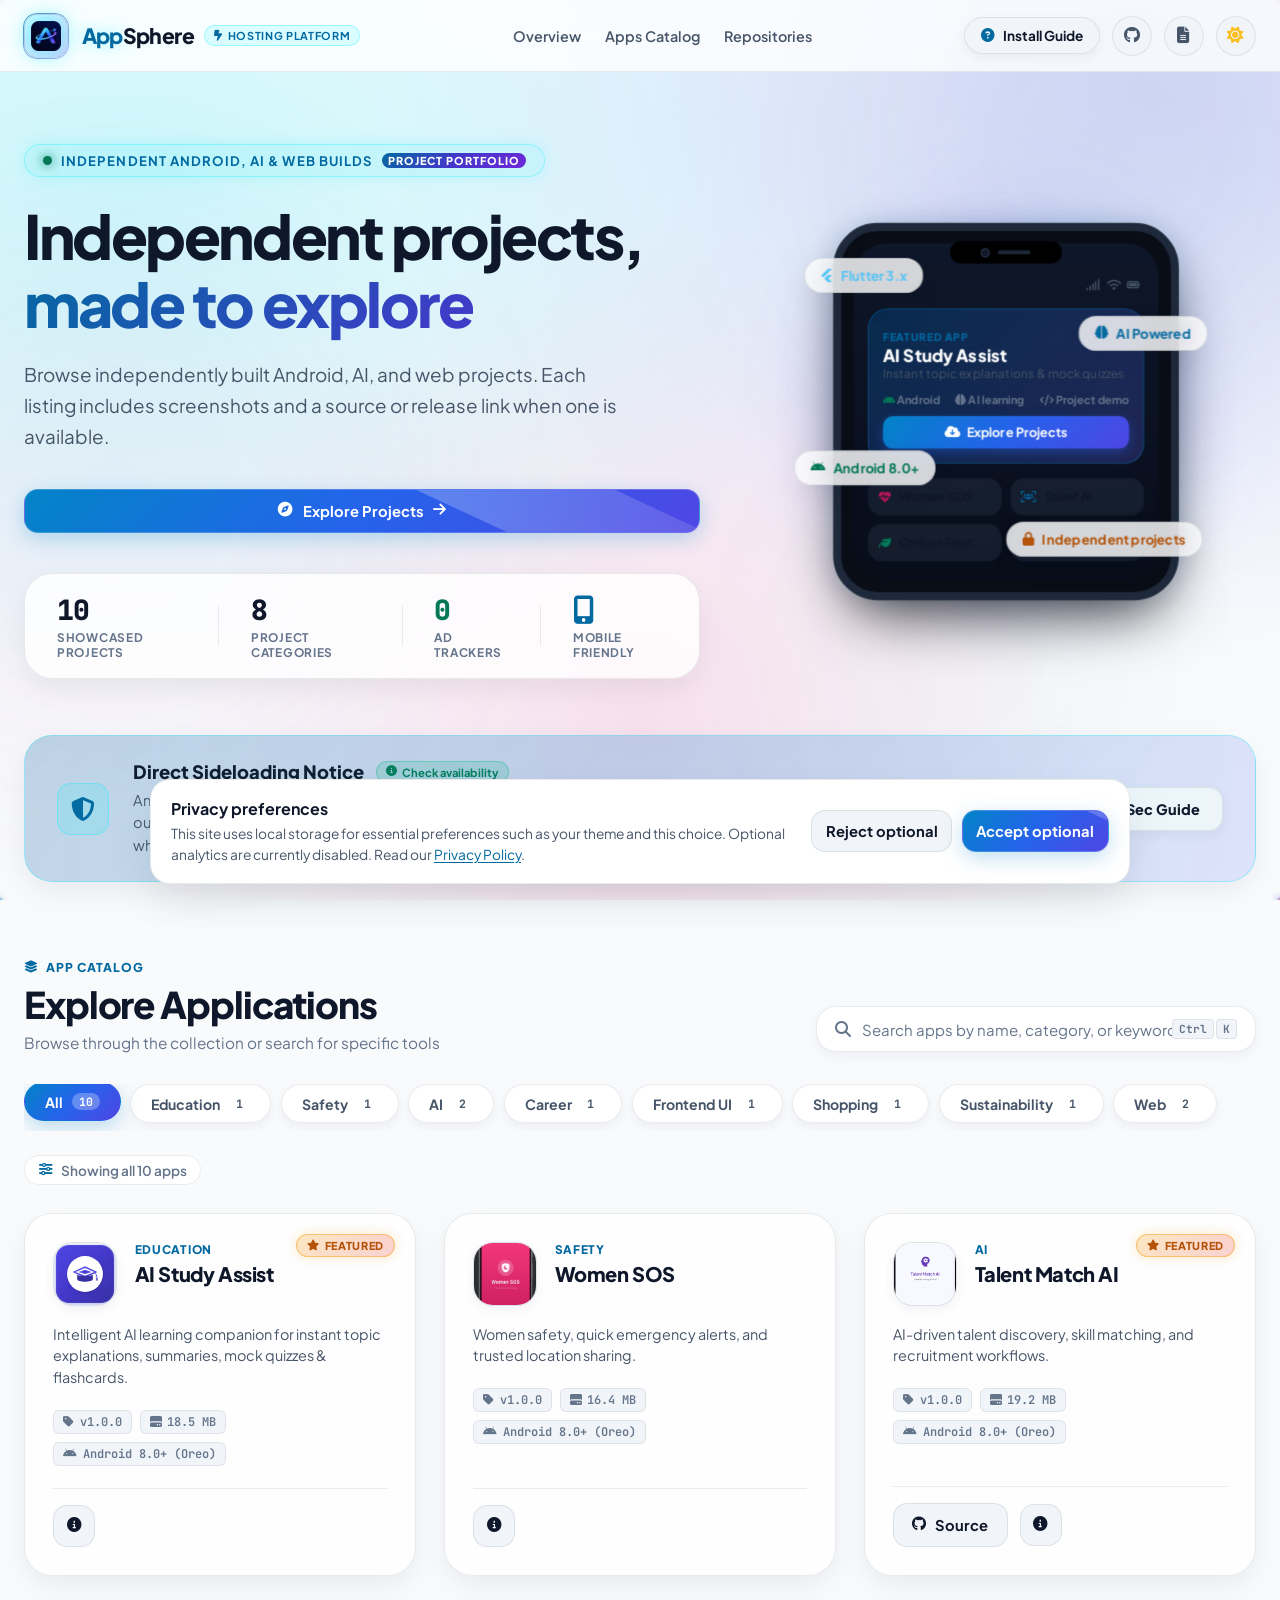
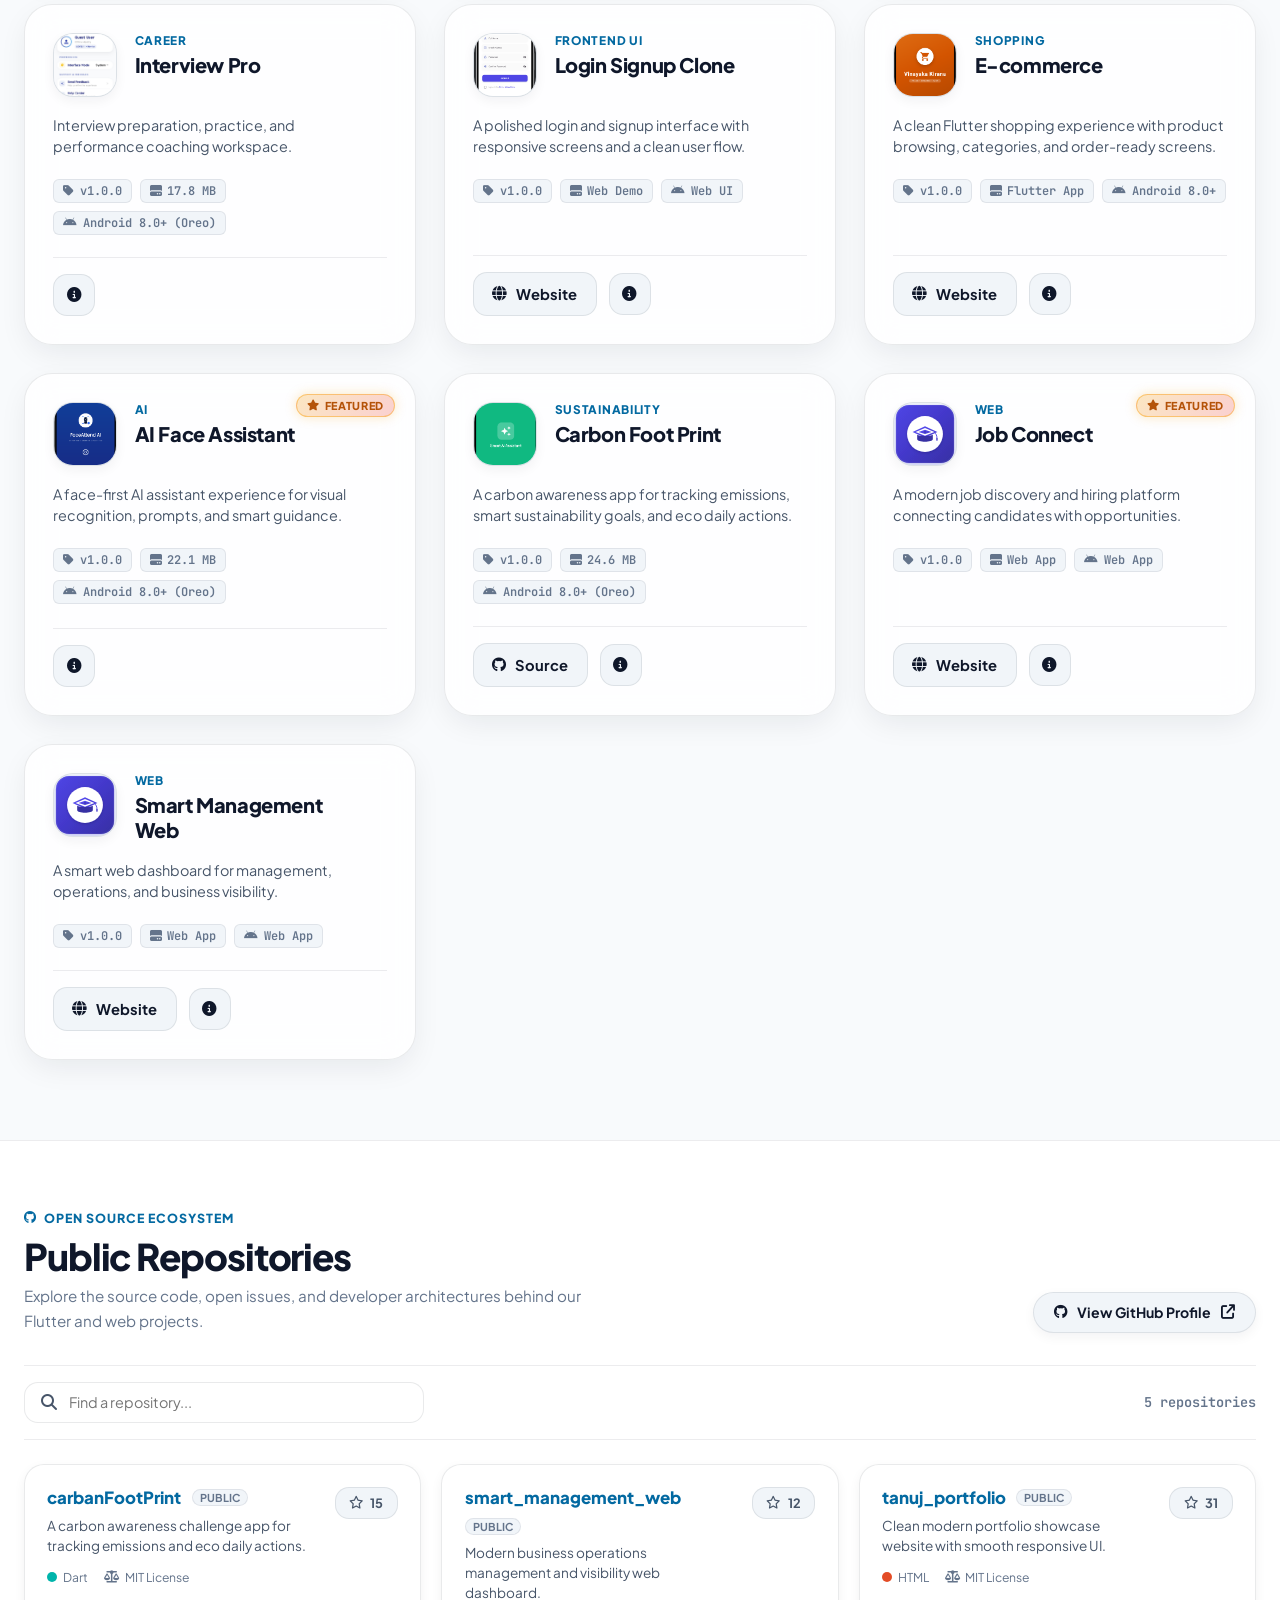
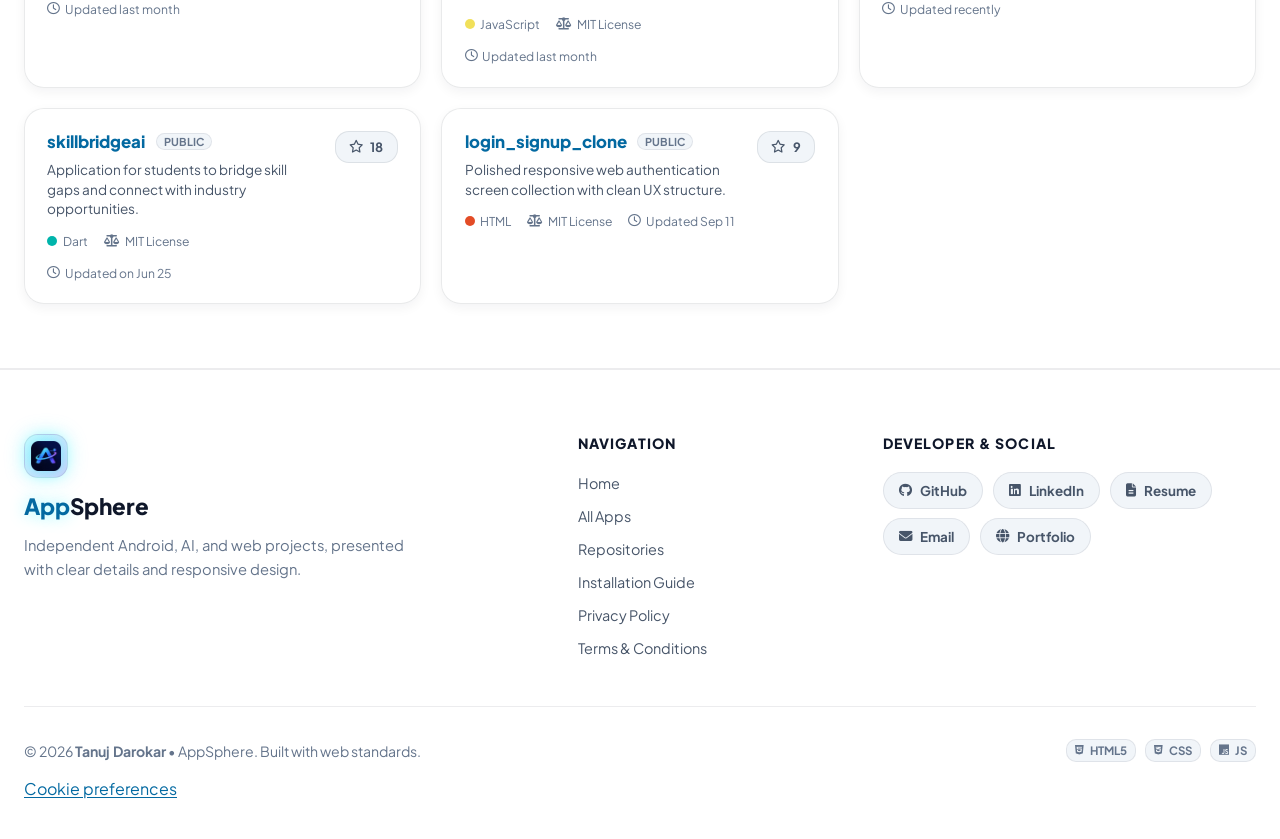
<file: index.html>
<!DOCTYPE html>
<html lang="en" data-theme="light">

<head>
  <meta charset="UTF-8">
  <meta name="viewport" content="width=device-width, initial-scale=1.0">

  <!-- Primary SEO Meta Tags -->
  <title>AppSphere | Android, AI &amp; Web Project Showcase</title>
  <meta name="title" content="AppSphere | Android, AI &amp; Web Project Showcase">
  <meta name="description"
    content="Explore Tanuj Darokar's independent Android, AI, and web projects, with app details, screenshots, source code, and release links.">
  <meta name="keywords" content="Android app portfolio, AI projects, web projects, Flutter, software project showcase">
  <meta name="author" content="AppSphere">
  <meta name="theme-color" content="#050811">
  <link rel="canonical" href="https://tanujdarokar.github.io/hostinng__web_app/">
  <link rel="icon" type="image/png" href="assets/logo/appsphere-icon-256.png">

  <!-- Open Graph / Social Sharing -->
  <meta property="og:type" content="website">
  <meta property="og:url" content="https://tanujdarokar.github.io/hostinng__web_app/">
  <meta property="og:title" content="AppSphere | Android, AI &amp; Web Project Showcase">
  <meta property="og:description"
    content="Explore independent Android, AI, and web projects, with app details, screenshots, source code, and releases.">
  <meta property="og:image" content="https://tanujdarokar.github.io/hostinng__web_app/social-preview.png">
  <meta property="og:image:width" content="1200">
  <meta property="og:image:height" content="630">
  <meta name="twitter:card" content="summary_large_image">
  <meta name="twitter:title" content="AppSphere | Android, AI &amp; Web Project Showcase">
  <meta name="twitter:description"
    content="Explore independent Android, AI, and web projects, with app details, screenshots, source code, and releases.">
  <meta name="twitter:image" content="https://tanujdarokar.github.io/hostinng__web_app/social-preview.png">

  <!-- Google Fonts: Plus Jakarta Sans & JetBrains Mono -->
  <link rel="preconnect" href="https://fonts.googleapis.com">
  <link rel="preconnect" href="https://fonts.gstatic.com" crossorigin>
  <link
    href="https://fonts.googleapis.com/css2?family=JetBrains+Mono:wght@400;500;600;700&family=Plus+Jakarta+Sans:wght@300;400;500;600;700;800&display=swap"
    rel="stylesheet">

  <!-- Font Awesome Icons for polished visuals -->
  <link rel="stylesheet" href="https://cdnjs.cloudflare.com/ajax/libs/font-awesome/6.5.1/css/all.min.css"
    integrity="sha512-DTOQO9RWCH3ppGqcWaEA1BIZOC6xxalwEsw9c2QQeAIftl+Vegovlnee1c9QX4TctnWMn13TZye+giMm8e2LwA=="
    crossorigin="anonymous" referrerpolicy="no-referrer">

  <link rel="stylesheet" href="style.css">
</head>

<body>
  <!-- Interactive Particle Background Canvas -->
  <canvas id="ambient-canvas" class="ambient-canvas" aria-hidden="true"></canvas>

  <!-- Decorative ambient aurora glow elements -->
  <div class="ambient-glow glow-1" aria-hidden="true"></div>
  <div class="ambient-glow glow-2" aria-hidden="true"></div>
  <div class="ambient-glow glow-3" aria-hidden="true"></div>

  <!-- Header / Navigation Bar -->
  <header class="site-header" id="site-header">
    <!-- Scroll Progress Indicator -->
    <div class="scroll-progress-bar" id="scroll-progress-bar" aria-hidden="true"></div>

    <div class="header-container">
      <a href="#hero" class="brand-logo" aria-label="AppSphere Home">
        <div class="logo-icon-wrap">
          <img src="assets/logo/appsphere-icon-256.png" alt="AppSphere logo" class="brand-logo-img" width="256"
            height="256" decoding="async">
          <span class="logo-glow-ring"></span>
        </div>
        <div class="brand-text">
          <span class="brand-title"><span class="brand-accent">App</span>Sphere</span>
          <span class="brand-badge"><i class="fa-solid fa-bolt-lightning"></i>Hosting Platform</span>
        </div>
      </a>

      <nav class="header-nav" id="header-nav" aria-label="Main Navigation">
        <a href="#hero" class="nav-link">Overview</a>
        <a href="#apps-catalog" class="nav-link">Apps Catalog</a>
        <a href="#repositories-section" class="nav-link">Repositories</a>
      </nav>

      <button type="button" id="mobile-menu-toggle" class="mobile-menu-toggle" aria-controls="header-nav"
        aria-expanded="false" aria-label="Open main navigation">
        <i class="fa-solid fa-bars" aria-hidden="true"></i>
      </button>

      <div class="header-actions">
        <button type="button" id="install-guide-btn" class="nav-action-btn" title="How to install APKs">
          <i class="fa-solid fa-circle-question"></i>
          <span class="btn-text">Install Guide</span>
        </button>

        <a id="github-header-link" href="https://github.com/Tanujdarokar" target="_blank" rel="noopener noreferrer"
          class="nav-icon-btn" title="GitHub Profile" aria-label="GitHub profile">
          <span class="sr-only">GitHub profile</span>
          <i class="fa-brands fa-github"></i>
        </a>
        <a href="resume.html" class="nav-icon-btn" title="Resume" aria-label="Resume">
          <span class="sr-only">Resume</span>
          <i class="fa-solid fa-file-lines"></i>
        </a>

        <button type="button" id="theme-toggle" class="theme-toggle-btn" aria-label="Toggle Dark/Light Mode"
          title="Toggle Theme">
          <i class="fa-solid fa-moon moon-icon"></i>
          <i class="fa-solid fa-sun sun-icon"></i>
        </button>
      </div>
    </div>
  </header>

  <main>
    <!-- Hero Section with 3D Tech Orbit & Live Showcase -->
    <section class="hero-section" id="hero">
      <div class="hero-container">
        <div class="hero-content reveal-on-scroll">
          <div class="hero-tag">
            <span class="pulse-dot"></span>
            <span>Independent Android, AI &amp; web builds</span>
            <span class="hero-tag-badge">Project portfolio</span>
          </div>
          <h1 class="hero-title">
            Independent projects, <span class="gradient-text animated-gradient">made to explore</span>
          </h1>
          <p class="hero-subtitle">
            Browse independently built Android, AI, and web projects. Each listing includes screenshots and a source
            or release link when one is available.
          </p>

          <div class="hero-cta-group">
            <a href="#apps-catalog" class="btn-primary hero-btn-main">
              <i class="fa-solid fa-compass"></i>
              <span>Explore Projects</span>
              <i class="fa-solid fa-arrow-right"></i>
            </a>
          </div>

          <!-- Quick Stats Bar with Counter Animation -->
          <div class="hero-stats">
            <div class="stat-card">
              <div class="stat-value-wrap">
                <span class="stat-value count-up" data-target="9" id="stat-apps-count">9</span>
              </div>
              <span class="stat-label">Showcased Projects</span>
            </div>
            <div class="stat-divider"></div>
            <div class="stat-card">
              <div class="stat-value-wrap">
                <span class="stat-value count-up" data-target="8" id="stat-categories-count">8</span>
              </div>
              <span class="stat-label">Project Categories</span>
            </div>
            <div class="stat-divider"></div>
            <div class="stat-card">
              <div class="stat-value-wrap">
                <span class="stat-value text-emerald">0</span>
              </div>
              <span class="stat-label">Ad Trackers</span>
            </div>
            <div class="stat-divider"></div>
            <div class="stat-card">
              <span class="stat-value text-cyan"><i class="fa-solid fa-mobile-screen-button"
                  aria-hidden="true"></i></span>
              <span class="stat-label">Mobile Friendly</span>
            </div>
          </div>
        </div>

        <!-- 3D Interactive Mockup Showcase Hero Visual -->
        <div class="hero-visual reveal-on-scroll">
          <div class="device-showcase-wrap" id="hero-tilt-device">
            <div class="device-glow-backdrop"></div>

            <!-- Floating Orbit Tech Badges -->
            <div class="floating-badge badge-flutter" data-speed="1.2">
              <i class="fa-brands fa-flutter"></i>
              <span>Flutter 3.x</span>
            </div>
            <div class="floating-badge badge-android" data-speed="0.8">
              <i class="fa-brands fa-android"></i>
              <span>Android 8.0+</span>
            </div>
            <div class="floating-badge badge-ai" data-speed="1.5">
              <i class="fa-solid fa-brain"></i>
              <span>AI Powered</span>
            </div>
            <div class="floating-badge badge-security" data-speed="1.0">
              <i class="fa-solid fa-lock"></i>
              <span>Independent projects</span>
            </div>

            <!-- Sleek Phone Frame with Interactive Screen -->
            <div class="phone-mockup">
              <div class="phone-notch">
                <span class="phone-camera"></span>
                <span class="phone-speaker"></span>
              </div>
              <div class="phone-screen">
                <div class="phone-screen-header">
                  <div class="phone-time">09:41</div>
                  <div class="phone-status-icons">
                    <i class="fa-solid fa-signal"></i>
                    <i class="fa-solid fa-wifi"></i>
                    <i class="fa-solid fa-battery-full"></i>
                  </div>
                </div>

                <div class="phone-hero-card">
                  <div class="phone-app-banner">
                    <span class="phone-chip">Featured App</span>
                    <h4 class="phone-app-title">AI Study Assist</h4>
                    <p class="phone-app-desc">Instant topic explanations &amp; mock quizzes</p>
                  </div>
                  <div class="phone-stats-mini">
                    <span><i class="fa-brands fa-android text-emerald"></i> Android</span>
                    <span><i class="fa-solid fa-brain"></i> AI learning</span>
                    <span><i class="fa-solid fa-code"></i> Project demo</span>
                  </div>
                  <a href="#apps-catalog" class="phone-install-btn">
                    <i class="fa-solid fa-cloud-arrow-down"></i>
                    <span>Explore Projects</span>
                  </a>
                </div>

                <div class="phone-mini-grid">
                  <div class="phone-mini-card">
                    <i class="fa-solid fa-heart-pulse text-pink"></i>
                    <span>Women SOS</span>
                  </div>
                  <div class="phone-mini-card">
                    <i class="fa-solid fa-users-viewfinder text-cyan"></i>
                    <span>Talent AI</span>
                  </div>
                  <div class="phone-mini-card">
                    <i class="fa-solid fa-leaf text-emerald"></i>
                    <span>Carbon Foot</span>
                  </div>
                  <div class="phone-mini-card">
                    <i class="fa-solid fa-bag-shopping text-indigo"></i>
                    <span>E-Commerce</span>
                  </div>
                </div>
              </div>
            </div>
          </div>
        </div>
      </div>
    </section>

    <!-- Prominent Sideloading Notice Banner with Dynamic Glow -->
    <section class="banner-section reveal-on-scroll" aria-label="APK Sideloading Notice">
      <div class="sideload-banner tilt-card">
        <div class="banner-icon-box">
          <i class="fa-solid fa-shield-halved"></i>
          <span class="banner-icon-ping"></span>
        </div>
        <div class="banner-content">
          <div class="banner-header">
            <h2 class="banner-title">Direct Sideloading Notice</h2>
            <span class="banner-badge"><i class="fa-solid fa-circle-info"></i> Check availability</span>
          </div>
          <p class="banner-desc">
            Android APK links appear only when a release is available; projects without one are showcases or source
            links. APKs are distributed outside Google Play, so check the publisher, permissions, and source before
            installing and allow <strong>"Install unknown apps"</strong> only when you choose to proceed.
          </p>
        </div>
        <div class="banner-actions">
          <button type="button" id="banner-guide-trigger" class="banner-cta-btn">
            <i class="fa-solid fa-book-open"></i>
            <span>30-Sec Guide</span>
          </button>
        </div>
      </div>
    </section>

    <!-- Showcase Catalog & Search Filters -->
    <section class="catalog-section" id="apps-catalog">
      <div class="catalog-header reveal-on-scroll">
        <div class="section-headline">
          <div class="section-tag"><i class="fa-solid fa-layer-group"></i> App Catalog</div>
          <h2 class="section-title">Explore Applications</h2>
          <p class="section-subtitle">Browse through the collection or search for specific tools</p>
        </div>

        <!-- Search & Control Bar -->
        <div class="catalog-controls">
          <div class="search-input-wrapper">
            <i class="fa-solid fa-magnifying-glass search-icon"></i>
            <input type="text" id="app-search-input" placeholder="Search apps by name, category, or keyword..."
              autocomplete="off" aria-label="Search apps">
            <div class="search-key-badge" id="search-kbd-hint" title="Press Ctrl+K to search">
              <span class="kbd-key">Ctrl</span><span class="kbd-key">K</span>
            </div>
            <button type="button" id="clear-search-btn" class="clear-search-btn hidden" aria-label="Clear search">
              <i class="fa-solid fa-xmark"></i>
            </button>
          </div>
        </div>
      </div>

      <!-- Category Filter Tabs with Dynamic Indicator -->
      <div class="category-tabs-wrapper reveal-on-scroll">
        <div class="category-tabs" id="category-tabs" role="tablist">
          <!-- Rendered dynamically by script.js -->
        </div>
      </div>

      <!-- Results Count Status -->
      <div class="results-meta reveal-on-scroll">
        <div class="results-count-badge">
          <i class="fa-solid fa-sliders"></i>
          <span id="results-count-text">Showing all apps</span>
        </div>
      </div>

      <!-- Apps Grid Container -->
      <section class="apps-grid" id="apps-grid" aria-label="Apps collection" aria-live="polite">
        <!-- Rendered dynamically by script.js from APPS_DATA with 3D tilt & smooth entry -->
      </section>

      <!-- Empty State Container -->
      <div class="empty-state hidden" id="empty-state">
        <div class="empty-icon-wrap">
          <i class="fa-solid fa-box-open"></i>
        </div>
        <h3 class="empty-title">No matching apps found</h3>
        <p class="empty-desc">We couldn't find any app matching your search or active filter.</p>
        <button type="button" id="reset-filters-btn" class="btn-secondary">
          <i class="fa-solid fa-rotate-left"></i>
          <span>Reset All Filters</span>
        </button>
      </div>
    </section>

    <!-- Open Source Repositories Showcase Section -->
    <section class="repositories-section" id="repositories-section">
      <div class="repositories-shell reveal-on-scroll">
        <div class="repositories-header">
          <div>
            <div class="repositories-kicker"><i class="fa-brands fa-github"></i> Open Source Ecosystem</div>
            <h2 class="section-title">Public Repositories</h2>
            <p class="repositories-intro">
              Explore the source code, open issues, and developer architectures behind our Flutter and web projects.
            </p>
          </div>
          <a href="https://github.com/Tanujdarokar" target="_blank" rel="noopener noreferrer"
            class="repositories-profile-link">
            <i class="fa-brands fa-github"></i>
            <span>View GitHub Profile</span>
            <i class="fa-solid fa-arrow-up-right-from-square"></i>
          </a>
        </div>

        <div class="repositories-toolbar">
          <div class="repository-search">
            <i class="fa-solid fa-magnifying-glass"></i>
            <input type="text" id="repository-search-input" placeholder="Find a repository..."
              aria-label="Filter repositories">
          </div>
          <span class="repository-count" id="repository-count">7 repositories</span>
        </div>

        <div class="repository-list" id="repository-list">
          <!-- Rendered dynamically by script.js -->
        </div>

        <div class="repository-empty hidden" id="repository-empty">
          <p>No repositories match your search filter.</p>
        </div>
      </div>
    </section>
  </main>

  <!-- App Detail Modal Window with 3D Spring Entrance -->
  <div class="modal-overlay hidden" id="app-detail-modal" role="dialog" aria-modal="true"
    aria-labelledby="modal-app-name">
    <div class="modal-backdrop" id="modal-backdrop"></div>
    <div class="modal-dialog">
      <button type="button" class="modal-close-btn" id="modal-close-btn" aria-label="Close details modal">
        <i class="fa-solid fa-xmark"></i>
      </button>

      <div class="modal-body-scroll">
        <!-- Modal App Header -->
        <div class="modal-header-hero">
          <div class="modal-icon-wrap">
            <img id="modal-app-icon" src="assets/icons/ai-study-assist.svg" alt="Selected app icon"
              class="modal-app-img" loading="lazy" decoding="async">
          </div>
          <div class="modal-header-details">
            <div class="modal-badge-row">
              <span class="badge-category" id="modal-app-category">Productivity</span>
              <span class="badge-version" id="modal-app-version">v1.0.0</span>
            </div>
            <h2 class="modal-app-title" id="modal-app-name">Project details</h2>
            <p class="modal-app-tagline" id="modal-app-tagline">Project overview</p>

            <!-- Quick Action Buttons in Modal Header -->
            <div class="modal-header-actions">
              <a href="index.html#apps-catalog" id="modal-download-btn" class="btn-primary" download>
                <i class="fa-solid fa-download"></i>
                <span>Download APK</span>
                <span class="btn-subtext" id="modal-download-size">24.5 MB</span>
              </a>
              <a href="index.html#apps-catalog" id="modal-website-btn" target="_blank" rel="noopener noreferrer"
                class="btn-secondary modal-website-link hidden" aria-label="Open project website">
                <i class="fa-solid fa-globe"></i>
                <span>Website</span>
              </a>
              <a href="https://github.com/Tanujdarokar" id="modal-github-btn" target="_blank" rel="noopener noreferrer"
                class="btn-secondary modal-repo-link" aria-label="Open source code repository">
                <i class="fa-brands fa-github"></i>
                <span>Source Code</span>
              </a>
            </div>
          </div>
        </div>

        <!-- App Metadata Pills Row -->
        <div class="metadata-grid">
          <div class="meta-item">
            <span class="meta-icon"><i class="fa-regular fa-calendar-check"></i></span>
            <div>
              <div class="meta-label">Updated</div>
              <div class="meta-val" id="modal-meta-date">-</div>
            </div>
          </div>
          <div class="meta-item">
            <span class="meta-icon"><i class="fa-solid fa-hard-drive"></i></span>
            <div>
              <div class="meta-label">File Size</div>
              <div class="meta-val" id="modal-meta-size">-</div>
            </div>
          </div>
          <div class="meta-item">
            <span class="meta-icon"><i class="fa-brands fa-android"></i></span>
            <div>
              <div class="meta-label">Compatibility</div>
              <div class="meta-val" id="modal-meta-android">Android 8.0+</div>
            </div>
          </div>
          <div class="meta-item">
            <span class="meta-icon"><i class="fa-solid fa-code-branch"></i></span>
            <div>
              <div class="meta-label">Framework</div>
              <div class="meta-val">Flutter 3.x</div>
            </div>
          </div>
        </div>

        <!-- Screenshots Gallery Carousel -->
        <div class="modal-section" id="screenshots-section">
          <div class="modal-section-header">
            <h3 class="modal-section-title"><i class="fa-solid fa-images"></i> Screenshots</h3>
            <span class="section-hint"><i class="fa-solid fa-magnifying-glass-plus"></i> Click on any screenshot to
              expand</span>
          </div>

          <div class="screenshot-gallery-container">
            <div class="screenshot-track" id="modal-screenshots-track">
              <!-- Screenshots rendered dynamically -->
            </div>
          </div>
        </div>

        <!-- Detailed Description -->
        <div class="modal-section">
          <h3 class="modal-section-title"><i class="fa-solid fa-align-left"></i> About This App</h3>
          <p class="modal-description-text" id="modal-app-description">
            Project details and highlights will appear here when the app entry is loaded.
          </p>
        </div>

        <!-- Key Features List -->
        <div class="modal-section">
          <h3 class="modal-section-title"><i class="fa-solid fa-wand-magic-sparkles"></i> Key Highlights</h3>
          <ul class="features-list" id="modal-features-list">
            <!-- Rendered dynamically -->
          </ul>
        </div>

        <!-- Changelog Section -->
        <div class="modal-section" id="changelog-section">
          <h3 class="modal-section-title"><i class="fa-solid fa-clock-rotate-left"></i> What's New</h3>
          <ul class="changelog-list" id="modal-changelog-list">
            <!-- Rendered dynamically -->
          </ul>
        </div>
      </div>

      <!-- Modal Footer -->
      <div class="modal-dialog-footer">
        <div class="modal-footer-note">
          <i class="fa-solid fa-circle-check text-emerald"></i>
          <span>Release link shown only when available</span>
        </div>
        <div class="modal-footer-btns">
          <button type="button" class="btn-secondary modal-close-trigger" id="modal-bottom-close-btn">Close</button>
          <a href="index.html#apps-catalog" id="modal-footer-website-btn" target="_blank" rel="noopener noreferrer"
            class="btn-secondary modal-footer-website-link hidden" aria-label="Open project website">
            <i class="fa-solid fa-globe"></i>
            <span>Website</span>
          </a>
          <a href="index.html#apps-catalog" id="modal-footer-download-btn" class="btn-primary" download>
            <i class="fa-solid fa-download"></i>
            <span>Download APK</span>
          </a>
        </div>
      </div>
    </div>
  </div>

  <!-- Sideloading / APK Installation Guide Modal -->
  <div class="modal-overlay hidden" id="guide-modal" role="dialog" aria-modal="true" aria-labelledby="guide-title">
    <div class="modal-backdrop" id="guide-backdrop"></div>
    <div class="modal-dialog guide-dialog">
      <button type="button" class="modal-close-btn" id="guide-close-btn" aria-label="Close guide modal">
        <i class="fa-solid fa-xmark"></i>
      </button>

      <div class="modal-body-scroll">
        <div class="guide-header">
          <div class="guide-icon-badge">
            <i class="fa-brands fa-android"></i>
          </div>
          <h2 id="guide-title" class="guide-title">How to Install Android APKs</h2>
          <p class="guide-subtitle">A simple 3-step guide to installing independent apps on your Android phone or
            tablet.</p>
        </div>

        <div class="steps-container">
          <!-- Step 1 -->
          <div class="step-card">
            <div class="step-num">1</div>
            <div class="step-details">
              <h3 class="step-heading">Find an available APK release</h3>
              <p class="step-body">
                When a project has a published APK, its listing will show a <strong>"Download APK"</strong> button.
                Otherwise use the project's source or web demo link; do not download files from unrelated sources.
              </p>
            </div>
          </div>

          <!-- Step 2 -->
          <div class="step-card">
            <div class="step-num">2</div>
            <div class="step-details">
              <h3 class="step-heading">Enable "Install Unknown Apps"</h3>
              <p class="step-body">
                When opening the downloaded file, Android may display a security prompt: <em>"For your security, your
                  phone is not allowed to install unknown apps from this source."</em>
              </p>
              <div class="step-tip">
                <i class="fa-solid fa-lightbulb"></i>
                <span>Tap <strong>Settings</strong> on the prompt &amp; toggle <strong>"Allow from this source"</strong>
                  to
                  ON.</span>
              </div>
            </div>
          </div>

          <!-- Step 3 -->
          <div class="step-card">
            <div class="step-num">3</div>
            <div class="step-details">
              <h3 class="step-heading">Tap "Install" &amp; Launch</h3>
              <p class="step-body">
                Press your back button to return to the installer dialog and tap <strong>Install</strong>. Once
                completed, tap <strong>Open</strong> to launch the app.
              </p>
            </div>
          </div>
        </div>

        <div class="guide-faq">
          <div class="faq-item">
            <div class="faq-q"><i class="fa-solid fa-shield-halved"></i> Are APKs independently security-audited?</div>
            <div class="faq-a">No. AppSphere does not independently audit or guarantee linked APKs. Review the
              publisher, project source, and requested permissions before installing anything.</div>
          </div>
          <div class="faq-item">
            <div class="faq-q"><i class="fa-solid fa-rotate"></i> How do I update to newer versions?</div>
            <div class="faq-a">When a project publishes a new APK, follow that project's release instructions. App
              data behavior depends on the project; do not assume an update will preserve it.</div>
          </div>
        </div>
      </div>

      <div class="modal-dialog-footer">
        <button type="button" class="btn-primary full-width" id="guide-got-it-btn">
          <span>Got it, let's explore apps!</span>
        </button>
      </div>
    </div>
  </div>

  <!-- Lightbox Viewer for Full-res Screenshot Zoom -->
  <div class="lightbox-overlay hidden" id="lightbox-viewer" role="dialog" aria-modal="true"
    aria-label="Screenshot lightbox">
    <div class="lightbox-backdrop" id="lightbox-backdrop"></div>
    <button type="button" class="lightbox-close-btn" id="lightbox-close-btn" aria-label="Close screenshot preview">
      <i class="fa-solid fa-xmark"></i>
    </button>
    <div class="lightbox-content">
      <img id="lightbox-img" src="assets/screenshots/splash.png" alt="Expanded app screenshot" decoding="async">
    </div>
  </div>

  <!-- Floating Quick Navigation & Scroll-to-Top Widget -->
  <div class="floating-dock" id="floating-dock">
    <button type="button" id="back-to-top-btn" class="dock-btn back-to-top-btn" aria-label="Back to top"
      title="Back to Top">
      <svg class="progress-ring" width="44" height="44" viewBox="0 0 44 44">
        <circle class="progress-ring-bg" cx="22" cy="22" r="18"></circle>
        <circle class="progress-ring-circle" id="dock-progress-circle" cx="22" cy="22" r="18"></circle>
      </svg>
      <i class="fa-solid fa-arrow-up"></i>
    </button>
  </div>

  <!-- Toast Notification Container -->
  <div class="toast-container" id="toast-container" aria-live="polite"></div>

  <!-- Footer Section -->
  <footer class="site-footer">
    <div class="footer-container">
      <div class="footer-main">
        <div class="footer-brand">
          <div class="logo-icon-wrap">
            <img src="assets/logo/appsphere-icon-256.png" alt="AppSphere logo" class="brand-logo-img" width="256"
              height="256" loading="lazy" decoding="async">
          </div>
          <span class="footer-brand-title"><span class="brand-accent">App</span>Sphere</span>
          <p class="footer-tagline" id="footer-author-bio">
            Independent Android, AI, and web projects, presented with clear details and responsive design.
          </p>
        </div>

        <div class="footer-links-group">
          <h4 class="footer-group-title">Navigation</h4>
          <ul class="footer-nav-list">
            <li><a href="#hero">Home</a></li>
            <li><a href="#apps-catalog">All Apps</a></li>
            <li><a href="#repositories-section">Repositories</a></li>
            <li><a href="#install-guide-btn" id="footer-guide-link">Installation Guide</a></li>
            <li><a href="privacy.html">Privacy Policy</a></li>
            <li><a href="terms.html">Terms &amp; Conditions</a></li>
          </ul>
        </div>

        <div class="footer-links-group">
          <h4 class="footer-group-title">Developer &amp; Social</h4>
          <div class="social-pills" id="social-pills">
            <a href="https://github.com/Tanujdarokar" target="_blank" rel="noopener noreferrer" class="social-pill"
              id="footer-gh-link">
              <i class="fa-brands fa-github"></i>
              <span>GitHub</span>
            </a>
            <a href="https://linkedin.com/in/tanuj-darokar" target="_blank" rel="noopener noreferrer"
              class="social-pill" id="footer-li-link">
              <i class="fa-brands fa-linkedin"></i>
              <span>LinkedIn</span>
            </a>
            <a href="resume.html" target="_blank" rel="noopener noreferrer" class="social-pill" id="footer-tw-link">
              <i class="fa-solid fa-file-lines"></i>
              <span>Resume</span>
            </a>
            <a href="mailto:tanujdarokar@gmail.com" class="social-pill" id="footer-mail-link">
              <i class="fa-solid fa-envelope"></i>
              <span>Email</span>
            </a>
            <a href="https://tanujdarokar.github.io/tanuj_portfolio/" target="_blank" rel="noopener noreferrer"
              class="social-pill" id="footer-portfolio-link">
              <i class="fa-solid fa-globe"></i>
              <span>Portfolio</span>
            </a>
          </div>
        </div>
      </div>

      <div class="footer-bottom">
        <div class="footer-copy">
          <p>&copy; <span id="current-year">2026</span> <strong id="footer-author-name">Tanuj Darokar</strong> &bull;
            AppSphere. Built with web standards.</p>
        </div>
        <div class="footer-badges">
          <span class="tech-badge"><i class="fa-brands fa-html5"></i> HTML5</span>
          <span class="tech-badge"><i class="fa-brands fa-css3-alt"></i> CSS</span>
          <span class="tech-badge"><i class="fa-brands fa-js"></i> JS</span>
        </div>
      </div>
      <button type="button" class="cookie-settings-link" id="cookie-settings-trigger">Cookie preferences</button>
    </div>
  </footer>

  <section class="cookie-banner hidden" id="cookie-banner" aria-label="Cookie and privacy preferences">
    <div class="cookie-banner-copy">
      <h2>Privacy preferences</h2>
      <p>
        This site uses local storage for essential preferences such as your theme and this choice. Optional analytics
        are currently disabled. Read our <a href="privacy.html">Privacy Policy</a>.
      </p>
    </div>
    <div class="cookie-banner-actions">
      <button type="button" class="btn-secondary" id="cookie-reject-btn">Reject optional</button>
      <button type="button" class="btn-primary" id="cookie-accept-btn">Accept optional</button>
    </div>
  </section>

  <!-- Scripts -->
  <script src="apps-data.js"></script>
  <script src="script.js"></script>
</body>

</html>
</file>
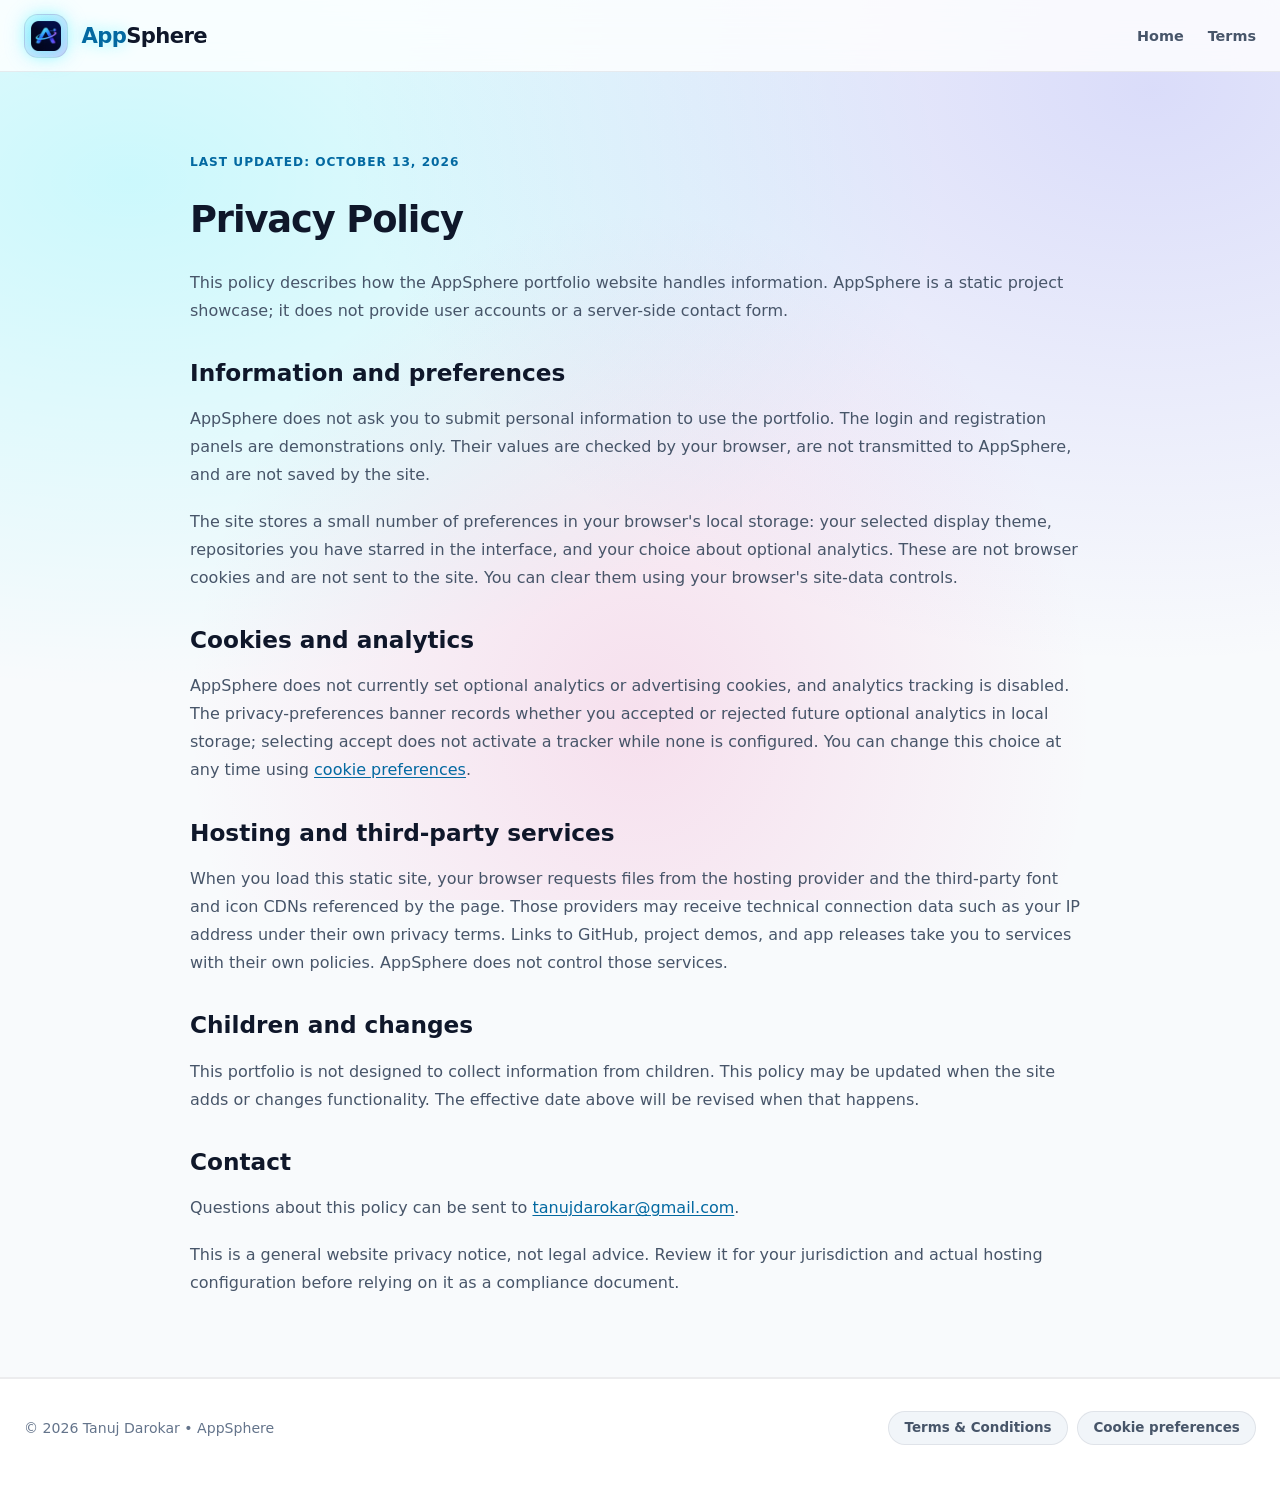
<file: privacy.html>
<!DOCTYPE html>
<html lang="en" data-theme="light">

<head>
  <meta charset="UTF-8">
  <meta name="viewport" content="width=device-width, initial-scale=1.0">
  <title>Privacy Policy | AppSphere</title>
  <meta name="description" content="Learn what AppSphere stores, how this static portfolio works, and how to manage privacy preferences.">
  <link rel="canonical" href="https://tanujdarokar.github.io/hostinng__web_app/privacy.html">
  <link rel="icon" type="image/png" href="assets/logo/appsphere-icon-256.png">
  <link rel="stylesheet" href="style.css">
</head>

<body>
  <header class="site-header">
    <div class="header-container">
      <a href="index.html" class="brand-logo" aria-label="AppSphere Home">
        <div class="logo-icon-wrap">
          <img src="assets/logo/appsphere-icon-256.png" alt="" class="brand-logo-img" width="256" height="256">
        </div>
        <span class="brand-title"><span class="brand-accent">App</span>Sphere</span>
      </a>
      <nav class="header-nav" aria-label="Main Navigation">
        <a href="index.html" class="nav-link">Home</a>
        <a href="terms.html" class="nav-link">Terms</a>
      </nav>
    </div>
  </header>

  <main class="legal-page">
    <article class="legal-content">
      <p class="section-tag">Last updated: October 13, 2026</p>
      <h1 class="section-title">Privacy Policy</h1>
      <p>This policy describes how the AppSphere portfolio website handles information. AppSphere is a static project showcase; it does not provide user accounts or a server-side contact form.</p>

      <h2>Information and preferences</h2>
      <p>AppSphere does not ask you to submit personal information to use the portfolio. The login and registration panels are demonstrations only. Their values are checked by your browser, are not transmitted to AppSphere, and are not saved by the site.</p>
      <p>The site stores a small number of preferences in your browser's local storage: your selected display theme, repositories you have starred in the interface, and your choice about optional analytics. These are not browser cookies and are not sent to the site. You can clear them using your browser's site-data controls.</p>

      <h2>Cookies and analytics</h2>
      <p>AppSphere does not currently set optional analytics or advertising cookies, and analytics tracking is disabled. The privacy-preferences banner records whether you accepted or rejected future optional analytics in local storage; selecting accept does not activate a tracker while none is configured. You can change this choice at any time using <a href="index.html?cookies=1#cookie-banner">cookie preferences</a>.</p>

      <h2>Hosting and third-party services</h2>
      <p>When you load this static site, your browser requests files from the hosting provider and the third-party font and icon CDNs referenced by the page. Those providers may receive technical connection data such as your IP address under their own privacy terms. Links to GitHub, project demos, and app releases take you to services with their own policies. AppSphere does not control those services.</p>

      <h2>Children and changes</h2>
      <p>This portfolio is not designed to collect information from children. This policy may be updated when the site adds or changes functionality. The effective date above will be revised when that happens.</p>

      <h2>Contact</h2>
      <p>Questions about this policy can be sent to <a href="mailto:tanujdarokar@gmail.com">tanujdarokar@gmail.com</a>.</p>
      <p>This is a general website privacy notice, not legal advice. Review it for your jurisdiction and actual hosting configuration before relying on it as a compliance document.</p>
    </article>
  </main>

  <footer class="site-footer">
    <div class="footer-container footer-bottom">
      <p class="footer-copy">&copy; 2026 Tanuj Darokar &bull; AppSphere</p>
      <div class="social-pills">
        <a class="social-pill" href="terms.html">Terms &amp; Conditions</a>
        <a class="social-pill" href="index.html?cookies=1#cookie-banner">Cookie preferences</a>
      </div>
    </div>
  </footer>
</body>

</html>
</file>
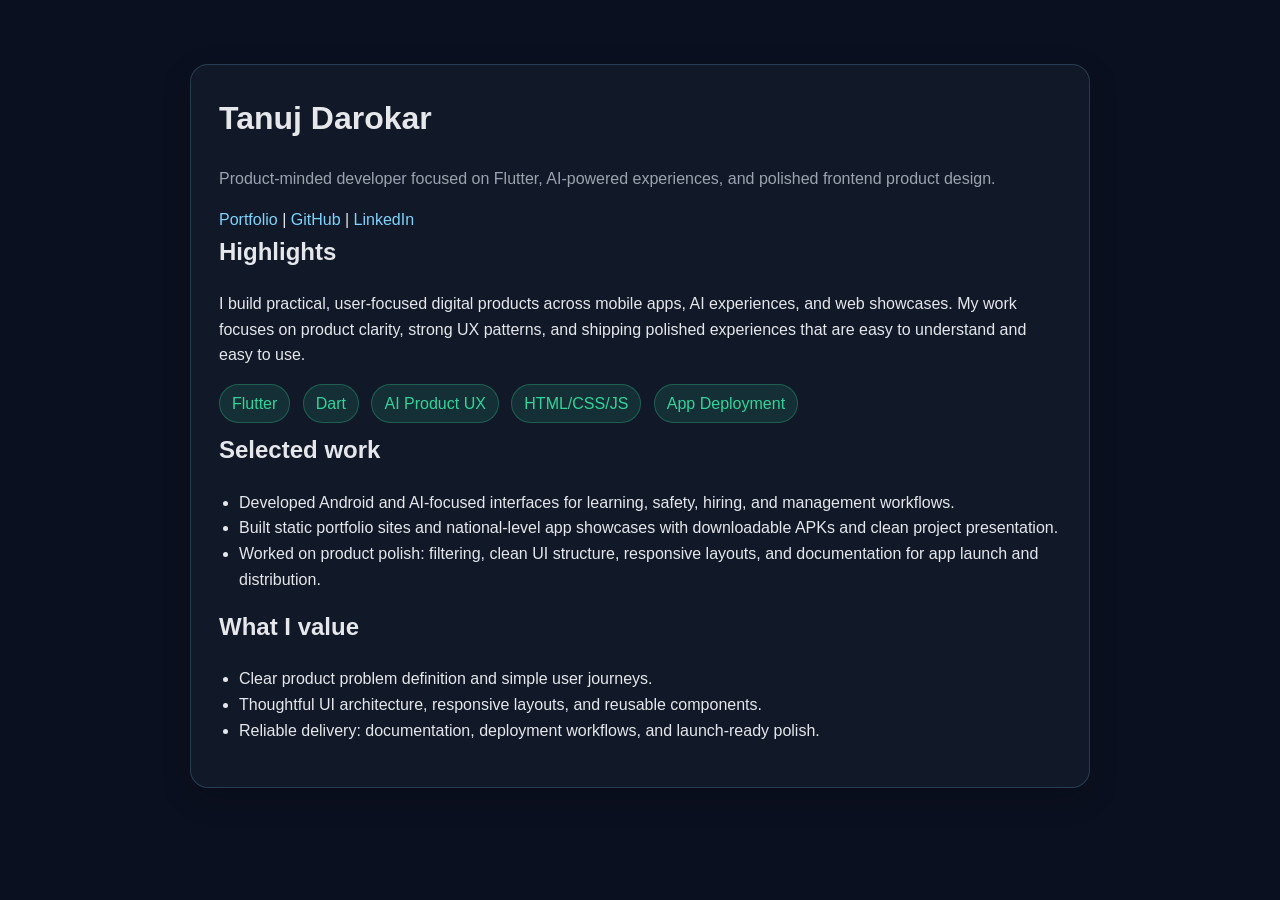
<file: resume.html>
<!DOCTYPE html>
<html lang="en">
  <head>
    <meta charset="UTF-8" />
    <meta name="viewport" content="width=device-width, initial-scale=1.0" />
    <title>Tanuj Darokar | Resume</title>
    <meta name="description" content="Resume of Tanuj Darokar, a product-minded developer focused on Flutter, AI experiences, and frontend product design." />
    <link rel="canonical" href="https://tanujdarokar.github.io/hostinng__web_app/resume.html" />
    <link rel="icon" type="image/png" href="assets/logo/appsphere-icon-256.png" />
    <style>
      :root {
        --bg: #0b1020;
        --panel: #111827;
        --card: #1f2937;
        --text: #e5e7eb;
        --muted: #9ca3af;
        --brand: #7dd3fc;
        --accent: #34d399;
      }
      body {
        margin: 0;
        font-family: Arial, sans-serif;
        background: var(--bg);
        color: var(--text);
        line-height: 1.6;
      }
      .wrap {
        max-width: 900px;
        margin: 40px auto;
        padding: 24px;
      }
      .card {
        background: var(--panel);
        border: 1px solid rgba(125, 211, 252, 0.2);
        border-radius: 18px;
        padding: 28px;
        box-shadow: 0 10px 30px rgba(0,0,0,0.2);
      }
      h1, h2, h3 { margin-top: 0; }
      .links a {
        color: var(--brand);
        text-decoration: none;
      }
      .meta {
        color: var(--muted);
      }
      ul { padding-left: 20px; }
      .pill {
        display: inline-block;
        padding: 6px 12px;
        border-radius: 999px;
        background: rgba(52, 211, 153, 0.12);
        border: 1px solid rgba(52, 211, 153, 0.3);
        color: var(--accent);
        margin-right: 8px;
        margin-bottom: 8px;
      }
    </style>
  </head>
  <body>
    <div class="wrap">
      <div class="card">
        <h1>Tanuj Darokar</h1>
        <p class="meta">Product-minded developer focused on Flutter, AI-powered experiences, and polished frontend product design.</p>

        <div class="links">
          <a href="https://tanujdarokar.github.io/hostinng__web_app/">Portfolio</a> |
          <a href="https://github.com/Tanujdarokar">GitHub</a> |
          <a href="https://www.linkedin.com/in/tanuj-darokar/">LinkedIn</a>
        </div>

        <h2>Highlights</h2>
        <p>I build practical, user-focused digital products across mobile apps, AI experiences, and web showcases. My work focuses on product clarity, strong UX patterns, and shipping polished experiences that are easy to understand and easy to use.</p>

        <div>
          <span class="pill">Flutter</span>
          <span class="pill">Dart</span>
          <span class="pill">AI Product UX</span>
          <span class="pill">HTML/CSS/JS</span>
          <span class="pill">App Deployment</span>
        </div>

        <h2>Selected work</h2>
        <ul>
          <li>Developed Android and AI-focused interfaces for learning, safety, hiring, and management workflows.</li>
          <li>Built static portfolio sites and national-level app showcases with downloadable APKs and clean project presentation.</li>
          <li>Worked on product polish: filtering, clean UI structure, responsive layouts, and documentation for app launch and distribution.</li>
        </ul>

        <h2>What I value</h2>
        <ul>
          <li>Clear product problem definition and simple user journeys.</li>
          <li>Thoughtful UI architecture, responsive layouts, and reusable components.</li>
          <li>Reliable delivery: documentation, deployment workflows, and launch-ready polish.</li>
        </ul>
      </div>
    </div>
  </body>
</html>
</file>
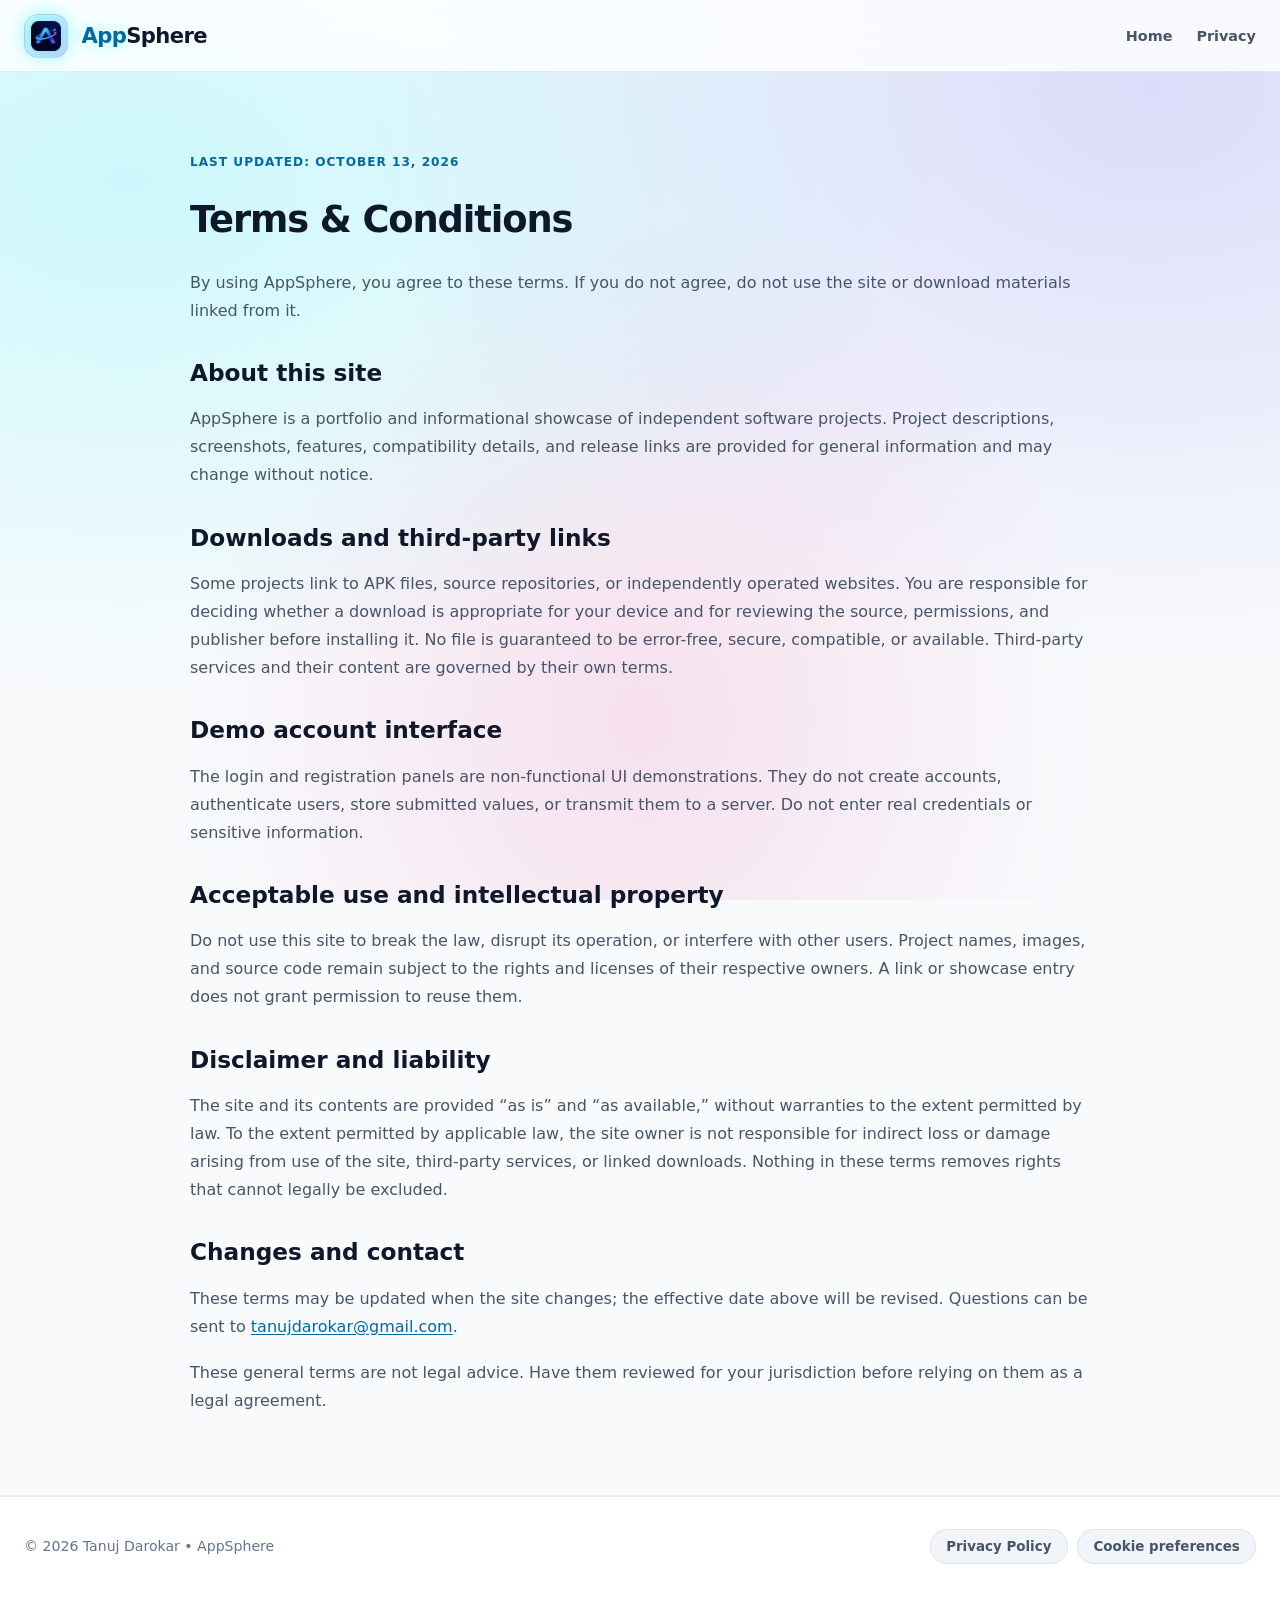
<file: terms.html>
<!DOCTYPE html>
<html lang="en" data-theme="light">

<head>
  <meta charset="UTF-8">
  <meta name="viewport" content="width=device-width, initial-scale=1.0">
  <title>Terms &amp; Conditions | AppSphere</title>
  <meta name="description" content="Read the terms for using the AppSphere independent app and project showcase.">
  <link rel="canonical" href="https://tanujdarokar.github.io/hostinng__web_app/terms.html">
  <link rel="icon" type="image/png" href="assets/logo/appsphere-icon-256.png">
  <link rel="stylesheet" href="style.css">
</head>

<body>
  <header class="site-header">
    <div class="header-container">
      <a href="index.html" class="brand-logo" aria-label="AppSphere Home">
        <div class="logo-icon-wrap">
          <img src="assets/logo/appsphere-icon-256.png" alt="" class="brand-logo-img" width="256" height="256">
        </div>
        <span class="brand-title"><span class="brand-accent">App</span>Sphere</span>
      </a>
      <nav class="header-nav" aria-label="Main Navigation">
        <a href="index.html" class="nav-link">Home</a>
        <a href="privacy.html" class="nav-link">Privacy</a>
      </nav>
    </div>
  </header>

  <main class="legal-page">
    <article class="legal-content">
      <p class="section-tag">Last updated: October 13, 2026</p>
      <h1 class="section-title">Terms &amp; Conditions</h1>
      <p>By using AppSphere, you agree to these terms. If you do not agree, do not use the site or download materials linked from it.</p>

      <h2>About this site</h2>
      <p>AppSphere is a portfolio and informational showcase of independent software projects. Project descriptions, screenshots, features, compatibility details, and release links are provided for general information and may change without notice.</p>

      <h2>Downloads and third-party links</h2>
      <p>Some projects link to APK files, source repositories, or independently operated websites. You are responsible for deciding whether a download is appropriate for your device and for reviewing the source, permissions, and publisher before installing it. No file is guaranteed to be error-free, secure, compatible, or available. Third-party services and their content are governed by their own terms.</p>

      <h2>Demo account interface</h2>
      <p>The login and registration panels are non-functional UI demonstrations. They do not create accounts, authenticate users, store submitted values, or transmit them to a server. Do not enter real credentials or sensitive information.</p>

      <h2>Acceptable use and intellectual property</h2>
      <p>Do not use this site to break the law, disrupt its operation, or interfere with other users. Project names, images, and source code remain subject to the rights and licenses of their respective owners. A link or showcase entry does not grant permission to reuse them.</p>

      <h2>Disclaimer and liability</h2>
      <p>The site and its contents are provided “as is” and “as available,” without warranties to the extent permitted by law. To the extent permitted by applicable law, the site owner is not responsible for indirect loss or damage arising from use of the site, third-party services, or linked downloads. Nothing in these terms removes rights that cannot legally be excluded.</p>

      <h2>Changes and contact</h2>
      <p>These terms may be updated when the site changes; the effective date above will be revised. Questions can be sent to <a href="mailto:tanujdarokar@gmail.com">tanujdarokar@gmail.com</a>.</p>
      <p>These general terms are not legal advice. Have them reviewed for your jurisdiction before relying on them as a legal agreement.</p>
    </article>
  </main>

  <footer class="site-footer">
    <div class="footer-container footer-bottom">
      <p class="footer-copy">&copy; 2026 Tanuj Darokar &bull; AppSphere</p>
      <div class="social-pills">
        <a class="social-pill" href="privacy.html">Privacy Policy</a>
        <a class="social-pill" href="index.html?cookies=1#cookie-banner">Cookie preferences</a>
      </div>
    </div>
  </footer>
</body>

</html>
</file>
<file: style.css>
/* ==========================================================================
   APPSPHERE — NEXT-GEN DESIGN SYSTEM & MODERN STYLESHEET
   ========================================================================== */

/* --------------------------------------------------------------------------
   1. CSS Custom Properties & Design Tokens
   -------------------------------------------------------------------------- */
:root {
  /* Color Palette - Dark Mode (Default) */
  --bg-primary: #050811;
  --bg-secondary: #0b1120;
  --bg-tertiary: #111a30;
  --bg-card: rgba(15, 23, 42, 0.7);
  --bg-card-hover: rgba(22, 33, 62, 0.85);
  --bg-glass: rgba(11, 17, 32, 0.72);
  --bg-input: rgba(6, 11, 24, 0.8);

  --border-subtle: rgba(255, 255, 255, 0.08);
  --border-card: rgba(255, 255, 255, 0.12);
  --border-glow: rgba(0, 210, 255, 0.45);
  --border-focus: #00d2ff;

  --text-primary: #f8fafc;
  --text-secondary: #94a3b8;
  --text-muted: #94a3b8;
  --text-inverse: #050811;

  /* Vibrant Flutter & Cyber Accents */
  --flutter-blue: #02569b;
  --flutter-sky: #54c5f8;
  --flutter-cyan: #00d2ff;
  --accent-cyan: #00f0ff;
  --accent-indigo: #818cf8;
  --accent-violet: #a78bfa;
  --accent-emerald: #10b981;
  --accent-amber: #f59e0b;
  --accent-pink: #ec4899;

  /* Dynamic Gradients */
  --gradient-accent: linear-gradient(135deg, #00f0ff 0%, #60a5fa 50%, #a78bfa 100%);
  --gradient-accent-reverse: linear-gradient(135deg, #a78bfa 0%, #60a5fa 50%, #00f0ff 100%);
  --gradient-btn: linear-gradient(135deg, #0284c7 0%, #2563eb 50%, #4f46e5 100%);
  --gradient-btn-hover: linear-gradient(135deg, #0369a1 0%, #1d4ed8 50%, #4338ca 100%);
  --gradient-card-glow: linear-gradient(135deg, rgba(0, 240, 255, 0.12) 0%, rgba(99, 102, 241, 0.05) 50%, transparent 100%);
  --gradient-mesh: radial-gradient(at 10% 20%, rgba(0, 240, 255, 0.18) 0px, transparent 50%),
    radial-gradient(at 90% 10%, rgba(99, 102, 241, 0.2) 0px, transparent 50%),
    radial-gradient(at 50% 80%, rgba(236, 72, 153, 0.15) 0px, transparent 50%);

  /* UI Measurements & Radii */
  --radius-xs: 6px;
  --radius-sm: 10px;
  --radius-md: 14px;
  --radius-lg: 20px;
  --radius-xl: 28px;
  --radius-2xl: 36px;
  --radius-full: 9999px;

  /* Shadows & Neon Glows */
  --shadow-sm: 0 4px 12px rgba(0, 0, 0, 0.3);
  --shadow-md: 0 8px 28px -6px rgba(0, 0, 0, 0.45);
  --shadow-lg: 0 20px 50px -10px rgba(0, 0, 0, 0.6);
  --shadow-glow: 0 0 35px rgba(0, 240, 255, 0.28);
  --shadow-glow-purple: 0 0 35px rgba(139, 92, 246, 0.28);
  --shadow-btn: 0 6px 20px rgba(37, 99, 235, 0.4);

  /* Transitions & Physics */
  --transition-fast: 0.18s cubic-bezier(0.4, 0, 0.2, 1);
  --transition-normal: 0.28s cubic-bezier(0.4, 0, 0.2, 1);
  --transition-spring: 0.45s cubic-bezier(0.175, 0.885, 0.32, 1.275);
  --transition-smooth: 0.5s cubic-bezier(0.16, 1, 0.3, 1);

  /* Fonts */
  --font-main: 'Plus Jakarta Sans', system-ui, -apple-system, sans-serif;
  --font-mono: 'JetBrains Mono', monospace;
}

/* Light Theme Overrides */
[data-theme="light"] {
  --bg-primary: #f8fafc;
  --bg-secondary: #ffffff;
  --bg-tertiary: #f1f5f9;
  --bg-card: rgba(255, 255, 255, 0.82);
  --bg-card-hover: rgba(255, 255, 255, 0.98);
  --bg-glass: rgba(255, 255, 255, 0.8);
  --bg-input: #ffffff;

  --border-subtle: rgba(15, 23, 42, 0.08);
  --border-card: rgba(15, 23, 42, 0.09);
  --border-glow: rgba(2, 132, 199, 0.35);
  --border-focus: #0284c7;

  --text-primary: #0f172a;
  --text-secondary: #475569;
  --text-muted: #64748b;
  --text-inverse: #ffffff;
  --flutter-cyan: #0369a1;
  --accent-cyan: #0369a1;
  --accent-emerald: #047857;
  --accent-indigo: #4338ca;
  --accent-pink: #be185d;
  --accent-amber: #b45309;

  --gradient-accent: linear-gradient(135deg, #0369a1 0%, #4338ca 50%, #6d28d9 100%);
  --gradient-accent-reverse: linear-gradient(135deg, #6d28d9 0%, #4338ca 50%, #0369a1 100%);
  --gradient-card-glow: linear-gradient(135deg, rgba(2, 132, 199, 0.08) 0%, transparent 70%);
  --shadow-sm: 0 4px 12px rgba(15, 23, 42, 0.05);
  --shadow-md: 0 10px 30px -4px rgba(15, 23, 42, 0.08);
  --shadow-lg: 0 20px 45px -8px rgba(15, 23, 42, 0.12);
  --shadow-glow: 0 0 25px rgba(2, 132, 199, 0.15);
  --shadow-btn: 0 6px 20px rgba(2, 132, 199, 0.25);
}

/* --------------------------------------------------------------------------
   2. Reset & Global Base
   -------------------------------------------------------------------------- */
*,
*::before,
*::after {
  box-sizing: border-box;
  margin: 0;
  padding: 0;
}

html {
  font-family: var(--font-main);
  background-color: var(--bg-primary);
  color: var(--text-primary);
  overflow-x: clip;
  scroll-behavior: smooth;
  -webkit-font-smoothing: antialiased;
  -moz-osx-font-smoothing: grayscale;
}

body {
  min-height: 100vh;
  display: flex;
  flex-direction: column;
  overflow-x: hidden;
  position: relative;
  transition: background-color var(--transition-normal), color var(--transition-normal);
  background-image: var(--gradient-mesh);
  background-attachment: fixed;
}

/* Typography Helpers & Color Utilities */
a {
  color: inherit;
  text-decoration: none;
}

button,
input {
  font-family: inherit;
  border: none;
  outline: none;
  background: none;
}

button {
  cursor: pointer;
}

:focus-visible {
  outline: 3px solid var(--border-focus);
  outline-offset: 3px;
}

img {
  max-width: 100%;
  height: auto;
  display: block;
}

code {
  font-family: var(--font-mono);
  background: rgba(0, 240, 255, 0.12);
  color: var(--flutter-cyan);
  padding: 2px 7px;
  border-radius: var(--radius-xs);
  font-size: 0.88em;
  font-weight: 500;
}

[data-theme="light"] code {
  color: var(--flutter-blue);
  background: rgba(2, 86, 155, 0.08);
}

.gradient-text {
  background: var(--gradient-accent);
  -webkit-background-clip: text;
  -webkit-text-fill-color: transparent;
  background-clip: text;
}

.animated-gradient {
  background-size: 200% 200%;
  animation: gradientShift 4s ease infinite alternate;
}

@keyframes gradientShift {
  0% {
    background-position: 0% 50%;
  }

  100% {
    background-position: 100% 50%;
  }
}

.text-emerald {
  color: var(--accent-emerald) !important;
}

.text-amber {
  color: var(--accent-amber) !important;
}

.text-pink {
  color: var(--accent-pink) !important;
}

.text-cyan {
  color: var(--accent-cyan) !important;
}

.text-indigo {
  color: var(--accent-indigo) !important;
}

.hidden {
  display: none !important;
}

.sr-only {
  position: absolute;
  width: 1px;
  height: 1px;
  padding: 0;
  margin: -1px;
  overflow: hidden;
  clip: rect(0, 0, 0, 0);
  white-space: nowrap;
  border-width: 0;
}

/* --------------------------------------------------------------------------
   3. Ambient Particles Canvas & Glowing Orbs
   -------------------------------------------------------------------------- */
.ambient-canvas {
  position: fixed;
  inset: 0;
  width: 100%;
  height: 100%;
  pointer-events: none;
  z-index: 0;
  opacity: 0.6;
}

.ambient-glow {
  position: fixed;
  width: 550px;
  height: 550px;
  border-radius: 50%;
  pointer-events: none;
  z-index: 0;
  opacity: 0.16;
  filter: blur(120px);
  transition: opacity var(--transition-normal);
  will-change: transform;
}

.glow-1 {
  top: -120px;
  right: -100px;
  background: radial-gradient(circle, var(--accent-cyan), var(--flutter-blue));
  animation: floatSlow 14s ease-in-out infinite alternate;
}

.glow-2 {
  bottom: 15%;
  left: -160px;
  background: radial-gradient(circle, var(--accent-violet), var(--accent-pink));
  animation: floatSlow 18s ease-in-out infinite alternate-reverse;
}

.glow-3 {
  top: 50%;
  left: 60%;
  width: 400px;
  height: 400px;
  background: radial-gradient(circle, var(--accent-emerald), transparent 70%);
  opacity: 0.08;
  animation: floatSlow 22s ease-in-out infinite alternate;
}

[data-theme="light"] .ambient-glow {
  opacity: 0.07;
}

@keyframes floatSlow {
  0% {
    transform: translate(0, 0) scale(1);
  }

  50% {
    transform: translate(40px, -30px) scale(1.08);
  }

  100% {
    transform: translate(-30px, 35px) scale(0.95);
  }
}

/* --------------------------------------------------------------------------
   4. Header & Navigation Bar
   -------------------------------------------------------------------------- */
.site-header {
  position: sticky;
  top: 0;
  z-index: 100;
  background: var(--bg-glass);
  -webkit-backdrop-filter: blur(20px);
  backdrop-filter: blur(20px);
  border-bottom: 1px solid var(--border-subtle);
  transition: background var(--transition-normal), border-color var(--transition-normal), box-shadow var(--transition-normal);
}

.site-header.scrolled {
  box-shadow: var(--shadow-md);
  border-bottom-color: var(--border-card);
  background: var(--bg-card);
}

.scroll-progress-bar {
  position: absolute;
  top: 0;
  left: 0;
  height: 3px;
  width: 0%;
  background: var(--gradient-accent);
  transition: width 0.1s ease-out;
  box-shadow: 0 0 10px var(--accent-cyan);
}

.header-container {
  position: relative;
  max-width: 1320px;
  margin: 0 auto;
  padding: 0.85rem 1.5rem;
  display: flex;
  align-items: center;
  justify-content: space-between;
  gap: 1.5rem;
}

.brand-logo {
  display: flex;
  align-items: center;
  gap: 0.85rem;
  transition: transform var(--transition-spring);
}

.brand-logo:hover {
  transform: translateY(-2px) scale(1.02);
}

.logo-icon-wrap {
  position: relative;
  width: 44px;
  height: 44px;
  border-radius: var(--radius-md);
  background: linear-gradient(135deg, rgba(0, 240, 255, 0.2), rgba(99, 102, 241, 0.3));
  border: 1px solid var(--border-card);
  display: flex;
  align-items: center;
  justify-content: center;
  padding: 6px;
  box-shadow: 0 0 20px rgba(0, 240, 255, 0.25);
}

.brand-logo-img {
  width: 100%;
  height: 100%;
  object-fit: contain;
  filter: drop-shadow(0 0 8px rgba(0, 240, 255, 0.5));
}

.logo-glow-ring {
  position: absolute;
  inset: -2px;
  border-radius: inherit;
  border: 1px solid transparent;
  background: linear-gradient(135deg, var(--accent-cyan), var(--accent-violet)) border-box;
  mask: linear-gradient(#fff 0 0) padding-box, linear-gradient(#fff 0 0);
  -webkit-mask-composite: xor;
  mask-composite: exclude;
  animation: ringSpin 6s linear infinite;
  opacity: 0.7;
}

@keyframes ringSpin {
  0% {
    transform: rotate(0deg);
  }

  100% {
    transform: rotate(360deg);
  }
}

.brand-text {
  display: flex;
  align-items: center;
  gap: 0.65rem;
}

.brand-title {
  font-size: 1.32rem;
  font-weight: 800;
  letter-spacing: -0.03em;
  color: var(--text-primary);
}

.brand-accent {
  color: var(--accent-cyan);
  text-shadow: 0 0 16px rgba(0, 240, 255, 0.4);
}

.brand-badge {
  font-size: 0.68rem;
  font-weight: 700;
  text-transform: uppercase;
  letter-spacing: 0.06em;
  padding: 3px 9px;
  border-radius: var(--radius-full);
  background: rgba(0, 240, 255, 0.12);
  color: var(--accent-cyan);
  border: 1px solid rgba(0, 240, 255, 0.3);
  display: inline-flex;
  align-items: center;
  gap: 0.3rem;
}

.header-nav {
  display: flex;
  align-items: center;
  gap: 1.5rem;
}

.mobile-menu-toggle {
  display: none;
  width: 42px;
  height: 42px;
  align-items: center;
  justify-content: center;
  border: 1px solid var(--border-subtle);
  border-radius: var(--radius-full);
  background: var(--bg-tertiary);
  color: var(--text-primary);
  font-size: 1rem;
}

.nav-link {
  font-size: 0.9rem;
  font-weight: 600;
  color: var(--text-secondary);
  transition: color var(--transition-fast), transform var(--transition-fast);
  position: relative;
  padding: 0.25rem 0;
}

.nav-link::after {
  content: "";
  position: absolute;
  bottom: 0;
  left: 0;
  width: 0;
  height: 2px;
  background: var(--gradient-accent);
  transition: width var(--transition-fast);
  border-radius: var(--radius-full);
}

.nav-link:hover {
  color: var(--text-primary);
  transform: translateY(-1px);
}

.nav-link:hover::after {
  width: 100%;
}

.header-actions {
  display: flex;
  align-items: center;
  gap: 0.75rem;
}

.nav-action-btn {
  display: inline-flex;
  align-items: center;
  gap: 0.5rem;
  padding: 0.55rem 1rem;
  font-size: 0.85rem;
  font-weight: 700;
  color: var(--text-primary);
  background: var(--bg-tertiary);
  border: 1px solid var(--border-card);
  border-radius: var(--radius-full);
  transition: all var(--transition-spring);
  box-shadow: var(--shadow-sm);
}

.nav-action-btn:hover {
  border-color: var(--border-glow);
  transform: translateY(-2px);
  box-shadow: var(--shadow-glow);
}

.nav-action-btn i {
  color: var(--accent-cyan);
}

.nav-icon-btn,
.theme-toggle-btn {
  width: 40px;
  height: 40px;
  border-radius: var(--radius-full);
  display: inline-flex;
  align-items: center;
  justify-content: center;
  color: var(--text-secondary);
  background: var(--bg-tertiary);
  border: 1px solid var(--border-subtle);
  font-size: 1.05rem;
  transition: all var(--transition-spring);
}

.nav-icon-btn:hover,
.theme-toggle-btn:hover {
  color: var(--text-primary);
  border-color: var(--border-glow);
  background: var(--bg-card-hover);
  transform: translateY(-2px) rotate(8deg);
  box-shadow: var(--shadow-glow);
}

.theme-toggle-btn .sun-icon {
  display: none;
  color: #fbbf24;
}

[data-theme="light"] .theme-toggle-btn .sun-icon {
  display: block;
}

[data-theme="light"] .theme-toggle-btn .moon-icon {
  display: none;
}

/* --------------------------------------------------------------------------
   5. Hero Section & 3D Interactive Mockup Visual
   -------------------------------------------------------------------------- */
.hero-section {
  position: relative;
  z-index: 1;
  padding: 4.5rem 1.5rem 3.5rem;
  max-width: 1320px;
  margin: 0 auto;
}

.hero-container {
  display: grid;
  grid-template-columns: 1.15fr 0.85fr;
  align-items: center;
  gap: 3.5rem;
}

.hero-tag {
  display: inline-flex;
  align-items: center;
  gap: 0.6rem;
  font-size: 0.82rem;
  font-weight: 700;
  text-transform: uppercase;
  letter-spacing: 0.08em;
  padding: 0.45rem 1.1rem;
  border-radius: var(--radius-full);
  background: rgba(0, 240, 255, 0.09);
  border: 1px solid rgba(0, 240, 255, 0.3);
  color: var(--accent-cyan);
  margin-bottom: 1.5rem;
  box-shadow: 0 0 15px rgba(0, 240, 255, 0.15);
}

.hero-tag-badge {
  background: var(--gradient-accent);
  color: #fff;
  font-size: 0.68rem;
  padding: 1px 6px;
  border-radius: var(--radius-full);
  font-weight: 800;
}

.pulse-dot {
  width: 9px;
  height: 9px;
  border-radius: 50%;
  background: var(--accent-emerald);
  box-shadow: 0 0 12px var(--accent-emerald);
  animation: pulseAnim 2s infinite;
}

@keyframes pulseAnim {
  0% {
    transform: scale(0.9);
    box-shadow: 0 0 0 0 rgba(16, 185, 129, 0.8);
  }

  70% {
    transform: scale(1.15);
    box-shadow: 0 0 0 10px rgba(16, 185, 129, 0);
  }

  100% {
    transform: scale(0.9);
    box-shadow: 0 0 0 0 rgba(16, 185, 129, 0);
  }
}

.hero-title {
  font-size: clamp(2.4rem, 4.8vw, 3.8rem);
  font-weight: 800;
  line-height: 1.12;
  letter-spacing: -0.04em;
  margin-bottom: 1.35rem;
  color: var(--text-primary);
}

.hero-subtitle {
  font-size: clamp(1.02rem, 1.8vw, 1.18rem);
  color: var(--text-secondary);
  line-height: 1.65;
  max-width: 600px;
  margin-bottom: 2.25rem;
}

.hero-cta-group {
  display: flex;
  flex-wrap: wrap;
  align-items: center;
  gap: 1rem;
  margin-bottom: 2.5rem;
}

.hero-btn-main {
  padding: 0.85rem 1.75rem;
  font-size: 0.98rem;
}

.hero-btn-secondary {
  padding: 0.85rem 1.5rem;
  font-size: 0.98rem;
}

/* Quick Stats Bar */
.hero-stats {
  display: inline-flex;
  align-items: center;
  background: var(--bg-card);
  -webkit-backdrop-filter: blur(16px);
  backdrop-filter: blur(16px);
  border: 1px solid var(--border-card);
  border-radius: var(--radius-xl);
  padding: 1.1rem 2rem;
  gap: 2rem;
  box-shadow: var(--shadow-md);
}

.stat-card {
  display: flex;
  flex-direction: column;
  align-items: flex-start;
}

.stat-value-wrap {
  display: flex;
  align-items: baseline;
  gap: 2px;
}

.stat-value {
  font-size: 1.75rem;
  font-weight: 800;
  color: var(--text-primary);
  font-family: var(--font-mono);
  letter-spacing: -0.03em;
}

.stat-plus,
.stat-percent {
  font-size: 1.1rem;
  font-weight: 800;
  color: var(--accent-cyan);
  font-family: var(--font-mono);
}

.stat-label {
  font-size: 0.74rem;
  font-weight: 700;
  color: var(--text-muted);
  text-transform: uppercase;
  letter-spacing: 0.06em;
  margin-top: 2px;
}

.stat-divider {
  width: 1px;
  height: 40px;
  background: var(--border-subtle);
}

/* 3D Phone Mockup Visual */
.hero-visual {
  position: relative;
  display: flex;
  justify-content: center;
  perspective: 1200px;
}

.device-showcase-wrap {
  position: relative;
  width: min(340px, 100%);
  transform-style: preserve-3d;
  transition: transform var(--transition-spring);
  animation: heroMockupFloat 6s ease-in-out infinite alternate;
}

@keyframes heroMockupFloat {
  0% {
    transform: translateY(0px) rotateY(-4deg) rotateX(4deg);
  }

  100% {
    transform: translateY(-16px) rotateY(6deg) rotateX(-2deg);
  }
}

.device-glow-backdrop {
  position: absolute;
  inset: -20px;
  background: radial-gradient(circle, rgba(0, 240, 255, 0.35), rgba(99, 102, 241, 0.25) 50%, transparent 80%);
  border-radius: 50%;
  filter: blur(40px);
  z-index: 0;
  pointer-events: none;
}

.phone-mockup {
  position: relative;
  z-index: 2;
  background: #090d16;
  border: 8px solid #1e293b;
  border-radius: 44px;
  box-shadow: 0 25px 60px -15px rgba(0, 0, 0, 0.8), 0 0 0 1px rgba(255, 255, 255, 0.15), var(--shadow-glow);
  padding: 12px;
  overflow: hidden;
  transform: translateZ(20px);
}

.phone-notch {
  position: absolute;
  top: 10px;
  left: 50%;
  transform: translateX(-50%);
  width: 110px;
  height: 22px;
  background: #000;
  border-radius: 14px;
  display: flex;
  align-items: center;
  justify-content: center;
  gap: 8px;
  z-index: 10;
}

.phone-camera {
  width: 9px;
  height: 9px;
  border-radius: 50%;
  background: #0f172a;
  border: 1px solid #334155;
}

.phone-speaker {
  width: 32px;
  height: 4px;
  border-radius: 2px;
  background: #1e293b;
}

.phone-screen {
  background: linear-gradient(180deg, #0f172a 0%, #080d1a 100%);
  border-radius: 32px;
  padding: 34px 14px 18px;
  display: flex;
  flex-direction: column;
  gap: 14px;
}

.phone-screen-header {
  display: flex;
  align-items: center;
  justify-content: space-between;
  font-size: 0.75rem;
  color: var(--text-secondary);
  padding: 0 4px;
}

.phone-time {
  font-weight: 700;
  font-family: var(--font-mono);
  color: var(--text-primary);
}

.phone-status-icons {
  display: flex;
  align-items: center;
  gap: 6px;
  font-size: 0.7rem;
}

.phone-hero-card {
  background: linear-gradient(135deg, rgba(2, 86, 155, 0.35) 0%, rgba(99, 102, 241, 0.25) 100%);
  border: 1px solid var(--border-glow);
  border-radius: var(--radius-lg);
  padding: 14px;
  display: flex;
  flex-direction: column;
  gap: 10px;
}

.phone-chip {
  font-size: 0.65rem;
  font-weight: 800;
  text-transform: uppercase;
  color: var(--accent-cyan);
  letter-spacing: 0.05em;
}

.phone-app-title {
  font-size: 1.05rem;
  font-weight: 800;
  color: #fff;
}

.phone-app-desc {
  font-size: 0.74rem;
  color: var(--text-secondary);
  line-height: 1.35;
}

.phone-stats-mini {
  display: flex;
  align-items: center;
  justify-content: space-between;
  font-size: 0.68rem;
  font-weight: 700;
  color: var(--text-muted);
}

.phone-install-btn {
  display: flex;
  align-items: center;
  justify-content: center;
  gap: 6px;
  background: var(--gradient-btn);
  color: #fff;
  padding: 8px 12px;
  border-radius: var(--radius-sm);
  font-size: 0.78rem;
  font-weight: 700;
  box-shadow: 0 4px 12px rgba(37, 99, 235, 0.4);
}

.phone-mini-grid {
  display: grid;
  grid-template-columns: 1fr 1fr;
  gap: 8px;
}

.phone-mini-card {
  background: rgba(30, 41, 59, 0.6);
  border: 1px solid var(--border-subtle);
  border-radius: var(--radius-md);
  padding: 10px;
  display: flex;
  align-items: center;
  gap: 8px;
  font-size: 0.74rem;
  font-weight: 700;
  color: var(--text-primary);
}

/* Floating Orbit Tech Badges */
.floating-badge {
  position: absolute;
  z-index: 5;
  display: inline-flex;
  align-items: center;
  gap: 0.5rem;
  padding: 0.5rem 0.95rem;
  border-radius: var(--radius-full);
  background: var(--bg-card);
  -webkit-backdrop-filter: blur(12px);
  backdrop-filter: blur(12px);
  border: 1px solid var(--border-card);
  box-shadow: var(--shadow-md);
  font-size: 0.8rem;
  font-weight: 700;
  color: var(--text-primary);
  transform: translateZ(40px);
  pointer-events: none;
}

.badge-flutter {
  top: 10%;
  left: -25px;
  color: var(--flutter-sky);
  animation: floatOrbit1 5s ease-in-out infinite alternate;
}

.badge-android {
  top: 60%;
  left: -35px;
  color: var(--accent-emerald);
  animation: floatOrbit2 6s ease-in-out infinite alternate;
}

.badge-ai {
  top: 25%;
  right: -25px;
  color: var(--accent-cyan);
  animation: floatOrbit3 5.5s ease-in-out infinite alternate;
}

.badge-security {
  bottom: 12%;
  right: -20px;
  color: var(--accent-amber);
  animation: floatOrbit1 6.5s ease-in-out infinite alternate-reverse;
}

@keyframes floatOrbit1 {
  0% {
    transform: translateZ(40px) translateY(0px) rotate(0deg);
  }

  100% {
    transform: translateZ(40px) translateY(-14px) rotate(3deg);
  }
}

@keyframes floatOrbit2 {
  0% {
    transform: translateZ(40px) translateY(0px) rotate(0deg);
  }

  100% {
    transform: translateZ(40px) translateY(12px) rotate(-3deg);
  }
}

@keyframes floatOrbit3 {
  0% {
    transform: translateZ(40px) translateY(0px) scale(1);
  }

  100% {
    transform: translateZ(40px) translateY(-10px) scale(1.04);
  }
}

/* --------------------------------------------------------------------------
   6. Prominent Sideloading Banner
   -------------------------------------------------------------------------- */
.banner-section {
  position: relative;
  z-index: 1;
  max-width: 1320px;
  margin: 0 auto 2.5rem;
  padding: 0 1.5rem;
}

.sideload-banner {
  background: linear-gradient(135deg, rgba(2, 86, 155, 0.22) 0%, rgba(99, 102, 241, 0.16) 100%);
  border: 1px solid rgba(0, 240, 255, 0.3);
  border-radius: var(--radius-xl);
  padding: 1.5rem 2rem;
  display: flex;
  align-items: center;
  gap: 1.5rem;
  -webkit-backdrop-filter: blur(16px);
  backdrop-filter: blur(16px);
  box-shadow: var(--shadow-md);
  transition: all var(--transition-normal);
  overflow: hidden;
  position: relative;
}

.sideload-banner::after {
  content: "";
  position: absolute;
  top: -50%;
  left: -50%;
  width: 200%;
  height: 200%;
  background: radial-gradient(circle, rgba(0, 240, 255, 0.08) 0%, transparent 60%);
  pointer-events: none;
}

.sideload-banner:hover {
  border-color: var(--border-glow);
  box-shadow: var(--shadow-glow);
}

.banner-icon-box {
  position: relative;
  width: 52px;
  height: 52px;
  min-width: 52px;
  border-radius: var(--radius-md);
  background: rgba(0, 240, 255, 0.15);
  color: var(--accent-cyan);
  display: flex;
  align-items: center;
  justify-content: center;
  font-size: 1.5rem;
  border: 1px solid rgba(0, 240, 255, 0.3);
}

.banner-icon-ping {
  position: absolute;
  inset: -4px;
  border-radius: inherit;
  border: 1px solid var(--accent-cyan);
  animation: pingGlow 2.5s infinite;
  opacity: 0;
}

@keyframes pingGlow {
  0% {
    transform: scale(1);
    opacity: 0.8;
  }

  100% {
    transform: scale(1.3);
    opacity: 0;
  }
}

.banner-content {
  flex: 1;
}

.banner-header {
  display: flex;
  align-items: center;
  gap: 0.75rem;
  margin-bottom: 0.35rem;
}

.banner-title {
  font-size: 1.15rem;
  font-weight: 800;
  color: var(--text-primary);
}

.banner-badge {
  font-size: 0.7rem;
  font-weight: 700;
  padding: 3px 9px;
  border-radius: var(--radius-full);
  background: rgba(16, 185, 129, 0.18);
  color: var(--accent-emerald);
  border: 1px solid rgba(16, 185, 129, 0.35);
  display: inline-flex;
  align-items: center;
  gap: 0.3rem;
}

.banner-desc {
  font-size: 0.92rem;
  color: var(--text-secondary);
  line-height: 1.55;
}

.banner-desc strong {
  color: var(--text-primary);
}

.banner-actions {
  flex-shrink: 0;
}

.banner-cta-btn {
  display: inline-flex;
  align-items: center;
  gap: 0.6rem;
  padding: 0.75rem 1.35rem;
  font-size: 0.9rem;
  font-weight: 800;
  border-radius: var(--radius-md);
  background: var(--bg-tertiary);
  color: var(--text-primary);
  border: 1px solid var(--border-card);
  box-shadow: var(--shadow-sm);
  transition: all var(--transition-spring);
}

.banner-cta-btn:hover {
  background: var(--gradient-btn);
  color: #fff;
  border-color: transparent;
  transform: translateY(-2px) scale(1.03);
  box-shadow: var(--shadow-btn);
}

/* --------------------------------------------------------------------------
   7. Catalog Section, Filters & Search
   -------------------------------------------------------------------------- */
.catalog-section {
  position: relative;
  z-index: 1;
  max-width: 1320px;
  margin: 0 auto;
  padding: 2rem 1.5rem 5rem;
  flex: 1;
}

.catalog-header {
  display: flex;
  flex-wrap: wrap;
  align-items: flex-end;
  justify-content: space-between;
  gap: 1.5rem;
  margin-bottom: 2rem;
}

.section-tag {
  display: inline-flex;
  align-items: center;
  gap: 0.45rem;
  font-size: 0.76rem;
  font-weight: 800;
  text-transform: uppercase;
  letter-spacing: 0.08em;
  color: var(--accent-cyan);
  margin-bottom: 0.4rem;
}

.section-title {
  font-size: clamp(1.8rem, 3.5vw, 2.3rem);
  font-weight: 800;
  letter-spacing: -0.03em;
  color: var(--text-primary);
  margin-bottom: 0.35rem;
}

.section-subtitle {
  font-size: 0.96rem;
  color: var(--text-muted);
}

.catalog-controls {
  width: 100%;
  max-width: 440px;
}

.search-input-wrapper {
  position: relative;
  display: flex;
  align-items: center;
  width: 100%;
  background: var(--bg-input);
  border: 1px solid var(--border-card);
  border-radius: var(--radius-lg);
  padding: 0.75rem 1.1rem 0.75rem 2.8rem;
  transition: all var(--transition-normal);
  box-shadow: var(--shadow-sm);
}

.search-input-wrapper:focus-within {
  border-color: var(--border-focus);
  box-shadow: 0 0 0 3px rgba(0, 240, 255, 0.2), var(--shadow-glow);
  background: var(--bg-secondary);
}

.search-icon {
  position: absolute;
  left: 1.1rem;
  color: var(--text-muted);
  font-size: 1rem;
  pointer-events: none;
  transition: color var(--transition-fast);
}

.search-input-wrapper:focus-within .search-icon {
  color: var(--accent-cyan);
}

.search-input-wrapper input {
  width: 100%;
  font-size: 0.94rem;
  color: var(--text-primary);
}

.search-input-wrapper input::placeholder {
  color: var(--text-muted);
}

.search-key-badge {
  display: flex;
  align-items: center;
  gap: 2px;
  pointer-events: none;
}

.kbd-key {
  font-family: var(--font-mono);
  font-size: 0.7rem;
  font-weight: 700;
  padding: 2px 6px;
  border-radius: 4px;
  background: var(--bg-tertiary);
  border: 1px solid var(--border-subtle);
  color: var(--text-muted);
}

.clear-search-btn {
  color: var(--text-muted);
  font-size: 0.95rem;
  padding: 4px;
  border-radius: 50%;
  display: flex;
  align-items: center;
  justify-content: center;
  transition: all var(--transition-fast);
  margin-left: 0.5rem;
}

.clear-search-btn:hover {
  color: var(--text-primary);
  background: var(--bg-tertiary);
}

/* Category Filter Tabs */
.category-tabs-wrapper {
  margin-bottom: 1.5rem;
  overflow-x: auto;
  padding-bottom: 0.5rem;
  scrollbar-width: none;
}

.category-tabs-wrapper::-webkit-scrollbar {
  display: none;
}

.category-tabs {
  display: flex;
  gap: 0.6rem;
  min-width: max-content;
  position: relative;
}

.tab-btn {
  padding: 0.6rem 1.25rem;
  font-size: 0.88rem;
  font-weight: 700;
  border-radius: var(--radius-full);
  background: var(--bg-secondary);
  color: var(--text-secondary);
  border: 1px solid var(--border-subtle);
  transition: all var(--transition-spring);
  display: inline-flex;
  align-items: center;
  gap: 0.55rem;
  box-shadow: var(--shadow-sm);
}

.tab-btn:hover {
  color: var(--text-primary);
  background: var(--bg-tertiary);
  border-color: var(--border-card);
  transform: translateY(-2px);
}

.tab-btn.active {
  background: var(--gradient-btn);
  color: #fff;
  border-color: transparent;
  box-shadow: var(--shadow-btn);
  transform: translateY(-2px);
}

.tab-count {
  font-size: 0.72rem;
  padding: 1px 7px;
  border-radius: var(--radius-full);
  background: rgba(255, 255, 255, 0.15);
  font-family: var(--font-mono);
  font-weight: 700;
}

.tab-btn.active .tab-count {
  background: rgba(255, 255, 255, 0.28);
}

.results-meta {
  margin-bottom: 1.75rem;
}

.results-count-badge {
  display: inline-flex;
  align-items: center;
  gap: 0.5rem;
  font-size: 0.85rem;
  font-weight: 600;
  color: var(--text-muted);
  background: var(--bg-secondary);
  border: 1px solid var(--border-subtle);
  padding: 0.35rem 0.85rem;
  border-radius: var(--radius-full);
}

.results-count-badge i {
  color: var(--accent-cyan);
}

/* --------------------------------------------------------------------------
   8. Apps Grid & App Card Styling (3D Perspective & Tilt)
   -------------------------------------------------------------------------- */
.apps-grid {
  display: grid;
  grid-template-columns: repeat(auto-fill, minmax(350px, 1fr));
  gap: 1.75rem;
}

.app-card {
  position: relative;
  background: var(--bg-card);
  border: 1px solid var(--border-card);
  border-radius: var(--radius-xl);
  padding: 1.75rem;
  display: flex;
  flex-direction: column;
  justify-content: space-between;
  -webkit-backdrop-filter: blur(16px);
  backdrop-filter: blur(16px);
  box-shadow: var(--shadow-md);
  transition: transform var(--transition-spring), border-color var(--transition-normal), box-shadow var(--transition-normal);
  cursor: pointer;
  overflow: hidden;
  transform-style: preserve-3d;
  will-change: transform;
}

.app-card::before {
  content: "";
  position: absolute;
  top: 0;
  left: 0;
  right: 0;
  height: 4px;
  background: var(--gradient-accent);
  opacity: 0;
  transition: opacity var(--transition-normal);
}

.app-card::after {
  content: "";
  position: absolute;
  inset: 0;
  background: var(--gradient-card-glow);
  opacity: 0;
  pointer-events: none;
  transition: opacity var(--transition-normal);
}

.app-card:hover {
  border-color: var(--border-glow);
  box-shadow: var(--shadow-lg), var(--shadow-glow);
  background: var(--bg-card-hover);
}

.app-card:hover::before,
.app-card:hover::after {
  opacity: 1;
}

/* Featured Ribbon Badge */
.card-featured-badge {
  position: absolute;
  top: 1.25rem;
  right: 1.25rem;
  font-size: 0.68rem;
  font-weight: 800;
  text-transform: uppercase;
  letter-spacing: 0.06em;
  padding: 4px 10px;
  border-radius: var(--radius-full);
  background: linear-gradient(135deg, rgba(245, 158, 11, 0.25), rgba(239, 68, 68, 0.25));
  color: var(--accent-amber);
  border: 1px solid rgba(245, 158, 11, 0.45);
  display: flex;
  align-items: center;
  gap: 0.35rem;
  box-shadow: 0 0 12px rgba(245, 158, 11, 0.25);
  z-index: 2;
}

/* Card Header */
.card-header-row {
  display: flex;
  align-items: flex-start;
  gap: 1.1rem;
  margin-bottom: 1.1rem;
}

.card-app-icon {
  width: 64px;
  height: 64px;
  min-width: 64px;
  border-radius: var(--radius-lg);
  object-fit: cover;
  background: var(--bg-tertiary);
  border: 1px solid var(--border-card);
  box-shadow: var(--shadow-sm);
  transition: transform var(--transition-spring);
}

.app-card:hover .card-app-icon {
  transform: scale(1.08) rotate(3deg);
  box-shadow: 0 0 16px rgba(0, 240, 255, 0.35);
}

.card-title-group {
  flex: 1;
  padding-right: 2.2rem;
}

.card-category {
  font-size: 0.74rem;
  font-weight: 800;
  text-transform: uppercase;
  letter-spacing: 0.06em;
  color: var(--accent-cyan);
  margin-bottom: 0.25rem;
  display: block;
}

.card-app-name {
  font-size: 1.25rem;
  font-weight: 800;
  color: var(--text-primary);
  line-height: 1.25;
  letter-spacing: -0.02em;
}

.card-tagline {
  font-size: 0.9rem;
  color: var(--text-secondary);
  line-height: 1.5;
  margin-bottom: 1.35rem;
  display: -webkit-box;
  line-clamp: 2;
  -webkit-box-orient: vertical;
  overflow: hidden;
}

/* Card Specs Chips */
.card-specs {
  display: flex;
  flex-wrap: wrap;
  gap: 0.5rem;
  margin-bottom: 1.35rem;
}

.spec-chip {
  font-size: 0.75rem;
  font-family: var(--font-mono);
  font-weight: 600;
  color: var(--text-muted);
  background: var(--bg-tertiary);
  padding: 3px 9px;
  border-radius: var(--radius-xs);
  border: 1px solid var(--border-subtle);
  display: inline-flex;
  align-items: center;
  gap: 0.35rem;
  transition: border-color var(--transition-fast), color var(--transition-fast);
}

.app-card:hover .spec-chip {
  border-color: var(--border-card);
  color: var(--text-secondary);
}

/* Card Action Buttons */
.card-actions {
  display: flex;
  align-items: center;
  gap: 0.75rem;
  margin-top: auto;
  padding-top: 1rem;
  border-top: 1px solid var(--border-subtle);
}

/* Reusable Dynamic Buttons */
.btn-primary {
  position: relative;
  display: inline-flex;
  align-items: center;
  justify-content: center;
  gap: 0.6rem;
  padding: 0.75rem 1.35rem;
  font-size: 0.92rem;
  font-weight: 700;
  border-radius: var(--radius-md);
  background: var(--gradient-btn);
  color: #fff;
  border: 1px solid rgba(255, 255, 255, 0.2);
  box-shadow: var(--shadow-btn);
  transition: all var(--transition-spring);
  text-align: center;
  flex: 1;
  overflow: hidden;
}

.btn-primary::after {
  content: "";
  position: absolute;
  top: -50%;
  left: -50%;
  width: 200%;
  height: 200%;
  background: linear-gradient(60deg, transparent, rgba(255, 255, 255, 0.25), transparent);
  transform: rotate(25deg) translateY(-100%);
  transition: transform 0.6s ease;
}

.btn-primary:hover::after {
  transform: rotate(25deg) translateY(100%);
}

.btn-primary:hover {
  transform: translateY(-2px);
  box-shadow: 0 8px 25px rgba(37, 99, 235, 0.55);
}

.btn-primary:active {
  transform: translateY(0);
}

.btn-secondary {
  display: inline-flex;
  align-items: center;
  justify-content: center;
  gap: 0.55rem;
  padding: 0.75rem 1.15rem;
  font-size: 0.92rem;
  font-weight: 700;
  border-radius: var(--radius-md);
  background: var(--bg-tertiary);
  color: var(--text-primary);
  border: 1px solid var(--border-card);
  transition: all var(--transition-spring);
}

.btn-secondary:hover {
  background: var(--bg-card-hover);
  border-color: var(--border-glow);
  color: var(--text-primary);
  transform: translateY(-2px);
  box-shadow: var(--shadow-sm);
}

.btn-icon-only {
  width: 42px;
  height: 42px;
  padding: 0;
  flex-shrink: 0;
  border-radius: var(--radius-md);
}

/* Empty State */
.empty-state {
  text-align: center;
  padding: 4.5rem 1.5rem;
  max-width: 480px;
  margin: 0 auto;
}

.empty-icon-wrap {
  font-size: 3.5rem;
  color: var(--text-muted);
  margin-bottom: 1.25rem;
  animation: floatSlow 6s ease-in-out infinite alternate;
}

.empty-title {
  font-size: 1.45rem;
  font-weight: 800;
  margin-bottom: 0.6rem;
  color: var(--text-primary);
}

.empty-desc {
  font-size: 0.95rem;
  color: var(--text-muted);
  margin-bottom: 1.75rem;
}

/* --------------------------------------------------------------------------
   9. Open Source Repositories Section
   -------------------------------------------------------------------------- */
.repositories-section {
  position: relative;
  z-index: 1;
  background: var(--bg-secondary);
  border-top: 1px solid var(--border-subtle);
  border-bottom: 1px solid var(--border-subtle);
  padding: 4rem 1.5rem;
}

.repositories-shell {
  max-width: 1320px;
  margin: 0 auto;
}

.repositories-header {
  display: flex;
  align-items: flex-end;
  justify-content: space-between;
  gap: 2rem;
  margin-bottom: 2rem;
}

.repositories-kicker {
  display: inline-flex;
  align-items: center;
  gap: 0.45rem;
  font-size: 0.78rem;
  font-weight: 800;
  text-transform: uppercase;
  letter-spacing: 0.08em;
  color: var(--accent-cyan);
  margin-bottom: 0.4rem;
}

.repositories-intro {
  max-width: 600px;
  color: var(--text-muted);
  font-size: 0.95rem;
  line-height: 1.6;
}

.repositories-profile-link {
  display: inline-flex;
  align-items: center;
  gap: 0.6rem;
  padding: 0.65rem 1.25rem;
  font-size: 0.88rem;
  font-weight: 700;
  border-radius: var(--radius-full);
  background: var(--bg-tertiary);
  border: 1px solid var(--border-card);
  color: var(--text-primary);
  transition: all var(--transition-spring);
  box-shadow: var(--shadow-sm);
}

.repositories-profile-link:hover {
  border-color: var(--border-glow);
  transform: translateY(-2px);
  box-shadow: var(--shadow-glow);
}

.repositories-toolbar {
  display: flex;
  align-items: center;
  justify-content: space-between;
  gap: 1rem;
  padding: 1rem 0;
  border-top: 1px solid var(--border-subtle);
  border-bottom: 1px solid var(--border-subtle);
  margin-bottom: 1.5rem;
}

.repository-search {
  display: flex;
  align-items: center;
  gap: 0.75rem;
  width: min(100%, 400px);
  padding: 0.65rem 1rem;
  border: 1px solid var(--border-card);
  border-radius: var(--radius-md);
  background: var(--bg-input);
  color: var(--text-secondary);
  transition: all var(--transition-fast);
}

.repository-search:focus-within {
  border-color: var(--border-focus);
  box-shadow: 0 0 0 3px rgba(0, 240, 255, 0.15);
}

.repository-search input {
  width: 100%;
  color: var(--text-primary);
  font-size: 0.9rem;
}

.repository-count {
  font-size: 0.85rem;
  font-weight: 600;
  color: var(--text-muted);
  font-family: var(--font-mono);
}

.repository-list {
  display: grid;
  grid-template-columns: repeat(auto-fit, minmax(min(100%, 380px), 1fr));
  gap: 1.25rem;
}

.repository-item {
  min-width: 0;
  background: var(--bg-card);
  border: 1px solid var(--border-card);
  border-radius: var(--radius-lg);
  padding: 1.4rem;
  display: flex;
  align-items: flex-start;
  justify-content: space-between;
  gap: 1.25rem;
  transition: all var(--transition-spring);
  box-shadow: var(--shadow-sm);
}

.repository-item:hover {
  border-color: var(--border-glow);
  transform: translateY(-3px);
  box-shadow: var(--shadow-md);
  background: var(--bg-card-hover);
}

.repository-main {
  flex: 1;
  min-width: 0;
  overflow-wrap: anywhere;
}

.repository-title-row {
  display: flex;
  align-items: center;
  flex-wrap: wrap;
  gap: 0.65rem;
  margin-bottom: 0.5rem;
}

.repository-name {
  font-size: 1.05rem;
  font-weight: 800;
  color: var(--accent-cyan);
}

.repository-name:hover {
  text-decoration: underline;
}

.repository-visibility {
  font-size: 0.68rem;
  font-weight: 700;
  text-transform: uppercase;
  padding: 1px 7px;
  border-radius: var(--radius-full);
  background: var(--bg-tertiary);
  border: 1px solid var(--border-subtle);
  color: var(--text-muted);
}

.repository-description {
  font-size: 0.85rem;
  color: var(--text-secondary);
  line-height: 1.45;
  margin-bottom: 0.85rem;
}

.repository-meta {
  display: flex;
  align-items: center;
  flex-wrap: wrap;
  gap: 1rem;
  font-size: 0.76rem;
  color: var(--text-muted);
}

.repository-meta span {
  display: inline-flex;
  align-items: center;
  gap: 0.35rem;
}

.language-dot {
  width: 10px;
  height: 10px;
  border-radius: 50%;
  background: var(--text-muted);
}

.language-dot.yellow {
  background: #f1e05a;
}

.language-dot.orange {
  background: #e34c26;
}

.language-dot.blue {
  background: #3178c6;
}

.language-dot.teal {
  background: #00b4ab;
}

.repository-star {
  display: inline-flex;
  align-items: center;
  gap: 0.45rem;
  padding: 0.45rem 0.85rem;
  font-size: 0.8rem;
  font-weight: 700;
  border-radius: var(--radius-md);
  background: var(--bg-tertiary);
  border: 1px solid var(--border-card);
  color: var(--text-secondary);
  transition: all var(--transition-fast);
}

.repository-star:hover {
  color: var(--accent-amber);
  border-color: var(--accent-amber);
  background: rgba(245, 158, 11, 0.1);
}

.repository-star.starred {
  color: var(--accent-amber);
  border-color: var(--accent-amber);
  background: rgba(245, 158, 11, 0.15);
}

.repository-star.starred i {
  font-weight: 900;
}

.repository-empty {
  padding: 3rem 1rem;
  text-align: center;
  color: var(--text-muted);
}

/* --------------------------------------------------------------------------
   10. Auth Section (Login & Register Form Stage)
   -------------------------------------------------------------------------- */
.auth-section {
  position: relative;
  z-index: 1;
  padding: 4rem 1.5rem 5rem;
}

.auth-container {
  max-width: 1200px;
  margin: 0 auto;
  display: grid;
  grid-template-columns: minmax(320px, 0.95fr) minmax(400px, 1.05fr);
  align-items: center;
  gap: 2.5rem;
  background: var(--bg-glass);
  border: 1px solid var(--border-card);
  border-radius: var(--radius-2xl);
  padding: clamp(1.75rem, 4vw, 3rem);
  box-shadow: var(--shadow-lg);
  -webkit-backdrop-filter: blur(20px);
  backdrop-filter: blur(20px);
}

.auth-intro {
  padding: clamp(0.5rem, 1.5vw, 1.5rem);
}

.auth-kicker {
  display: inline-flex;
  align-items: center;
  gap: 0.5rem;
  font-size: 0.78rem;
  font-weight: 800;
  color: var(--accent-cyan);
  letter-spacing: 0.12em;
  text-transform: uppercase;
}

.auth-title {
  margin-top: 0.85rem;
  font-size: clamp(2rem, 3.8vw, 2.8rem);
  line-height: 1.15;
  color: var(--text-primary);
  font-weight: 800;
}

.auth-copy {
  margin-top: 1rem;
  color: var(--text-secondary);
  line-height: 1.65;
  font-size: 0.98rem;
}

.auth-feature-list {
  display: grid;
  grid-template-columns: 1fr 1fr;
  gap: 0.85rem;
  margin-top: 1.75rem;
}

.auth-feature-item {
  display: flex;
  align-items: center;
  gap: 0.65rem;
  padding: 0.85rem 1rem;
  border-radius: var(--radius-md);
  background: var(--bg-secondary);
  border: 1px solid var(--border-card);
  color: var(--text-secondary);
  font-size: 0.84rem;
  font-weight: 600;
  box-shadow: var(--shadow-sm);
  transition: border-color var(--transition-fast), transform var(--transition-fast);
}

.auth-feature-item:hover {
  border-color: var(--border-glow);
  transform: translateY(-2px);
}

.auth-feature-item i {
  color: var(--accent-cyan);
}

.auth-card {
  background: var(--bg-secondary);
  border: 1px solid var(--border-card);
  border-radius: var(--radius-xl);
  padding: 2rem;
  box-shadow: var(--shadow-md);
}

.auth-card-head {
  display: flex;
  justify-content: center;
  align-items: center;
  margin-bottom: 1.5rem;
}

.auth-switch {
  position: relative;
  width: min(280px, 100%);
  background: var(--bg-primary);
  border-radius: var(--radius-full);
  border: 1px solid var(--border-card);
  display: flex;
  align-items: center;
  padding: 4px;
  min-height: 50px;
}

.auth-switch-slider {
  position: absolute;
  left: 4px;
  top: 4px;
  width: calc(50% - 4px);
  height: calc(100% - 8px);
  border-radius: var(--radius-full);
  background: var(--gradient-btn);
  box-shadow: var(--shadow-btn);
  transition: transform var(--transition-spring);
}

.auth-switch-btn {
  position: relative;
  z-index: 2;
  width: 50%;
  height: 42px;
  border: none;
  background: transparent;
  color: var(--text-secondary);
  font-family: var(--font-main);
  font-weight: 800;
  font-size: 0.9rem;
  cursor: pointer;
  transition: color var(--transition-fast);
}

.auth-switch-btn.active {
  color: #fff;
}

.auth-form-stage {
  position: relative;
}

.auth-form {
  display: none;
  animation: authFormRise 0.35s cubic-bezier(0.16, 1, 0.3, 1) forwards;
}

.form-trap {
  position: absolute;
  left: -10000px;
  width: 1px;
  height: 1px;
  overflow: hidden;
}

.auth-form.active {
  display: flex;
  flex-direction: column;
  gap: 1.15rem;
}

@keyframes authFormRise {
  from {
    opacity: 0;
    transform: translateY(14px) scale(0.98);
  }

  to {
    opacity: 1;
    transform: translateY(0) scale(1);
  }
}

.auth-form-title-row {
  display: flex;
  align-items: center;
  justify-content: space-between;
  gap: 1rem;
}

.auth-form-title {
  color: var(--text-primary);
  font-size: 1.45rem;
  font-weight: 800;
}

.auth-small-label {
  color: var(--accent-cyan);
  font-size: 0.78rem;
  font-weight: 700;
  letter-spacing: 0.08em;
  text-transform: uppercase;
}

.auth-field-group {
  display: flex;
  flex-direction: column;
  gap: 0.5rem;
}

.auth-label {
  color: var(--text-secondary);
  font-size: 0.85rem;
  font-weight: 700;
}

.auth-input-wrap {
  display: flex;
  align-items: center;
  gap: 0.75rem;
  min-height: 52px;
  background: var(--bg-input);
  color: var(--text-secondary);
  border: 1px solid var(--border-card);
  border-radius: var(--radius-md);
  padding: 0 1rem;
  transition: all var(--transition-normal);
}

.auth-input-wrap:focus-within {
  border-color: var(--border-focus);
  box-shadow: 0 0 0 3px rgba(0, 240, 255, 0.2), var(--shadow-glow);
}

.auth-input-wrap i {
  color: var(--accent-cyan);
}

.auth-input {
  width: 100%;
  height: 48px;
  background: transparent;
  border: none;
  outline: none;
  color: var(--text-primary);
  font-family: var(--font-main);
  font-size: 0.94rem;
}

.auth-input::placeholder {
  color: var(--text-muted);
}

.auth-options-row {
  display: flex;
  align-items: center;
  justify-content: space-between;
  gap: 1rem;
  color: var(--text-secondary);
  font-size: 0.84rem;
}

.auth-check {
  display: flex;
  align-items: center;
  gap: 0.5rem;
  color: var(--text-secondary);
  cursor: pointer;
}

.auth-check input {
  accent-color: var(--accent-cyan);
  cursor: pointer;
}

.auth-link {
  color: var(--accent-cyan);
  text-decoration: none;
  font-weight: 700;
}

.auth-link:hover {
  text-decoration: underline;
}

.auth-submit-btn {
  width: 100%;
  justify-content: center;
  gap: 0.75rem;
  min-height: 50px;
  font-size: 0.96rem;
}

/* --------------------------------------------------------------------------
   11. Modal Windows (App Details & Guide)
   -------------------------------------------------------------------------- */
.modal-overlay {
  position: fixed;
  inset: 0;
  z-index: 1000;
  display: flex;
  align-items: center;
  justify-content: center;
  padding: 1.5rem;
  opacity: 1;
  transition: opacity var(--transition-normal);
}

.modal-backdrop {
  position: absolute;
  inset: 0;
  background: rgba(3, 7, 18, 0.8);
  -webkit-backdrop-filter: blur(12px);
  backdrop-filter: blur(12px);
}

.modal-dialog {
  position: relative;
  z-index: 10;
  background: var(--bg-secondary);
  border: 1px solid var(--border-card);
  border-radius: var(--radius-2xl);
  max-width: 820px;
  width: 100%;
  max-height: 90vh;
  display: flex;
  flex-direction: column;
  box-shadow: var(--shadow-lg), 0 0 50px rgba(0, 240, 255, 0.2);
  overflow: hidden;
  animation: modalPop 0.35s cubic-bezier(0.16, 1, 0.3, 1) forwards;
}

.guide-dialog {
  max-width: 660px;
}

@keyframes modalPop {
  0% {
    transform: scale(0.92) translateY(20px);
    opacity: 0;
  }

  100% {
    transform: scale(1) translateY(0);
    opacity: 1;
  }
}

.modal-close-btn {
  position: absolute;
  top: 1.25rem;
  right: 1.25rem;
  width: 38px;
  height: 38px;
  border-radius: var(--radius-full);
  background: var(--bg-tertiary);
  color: var(--text-secondary);
  display: flex;
  align-items: center;
  justify-content: center;
  font-size: 1.15rem;
  z-index: 20;
  border: 1px solid var(--border-card);
  transition: all var(--transition-spring);
}

.modal-close-btn:hover {
  color: #fff;
  background: rgba(239, 68, 68, 0.8);
  border-color: rgba(239, 68, 68, 0.9);
  transform: rotate(90deg) scale(1.1);
}

.modal-body-scroll {
  padding: 2.25rem;
  overflow-y: auto;
  scrollbar-width: thin;
  scrollbar-color: var(--border-card) transparent;
}

.modal-body-scroll::-webkit-scrollbar {
  width: 6px;
}

.modal-body-scroll::-webkit-scrollbar-thumb {
  background: var(--border-card);
  border-radius: 6px;
}

/* Modal Header Hero */
.modal-header-hero {
  display: flex;
  gap: 1.75rem;
  align-items: flex-start;
  margin-bottom: 2.25rem;
}

.modal-icon-wrap {
  width: 96px;
  height: 96px;
  min-width: 96px;
  border-radius: var(--radius-xl);
  overflow: hidden;
  border: 1px solid var(--border-card);
  box-shadow: var(--shadow-md);
  background: var(--bg-tertiary);
}

.modal-app-img {
  width: 100%;
  height: 100%;
  object-fit: cover;
}

.modal-header-details {
  flex: 1;
}

.modal-badge-row {
  display: flex;
  align-items: center;
  gap: 0.6rem;
  margin-bottom: 0.45rem;
}

.badge-category {
  font-size: 0.76rem;
  font-weight: 800;
  text-transform: uppercase;
  color: var(--accent-cyan);
  background: rgba(0, 240, 255, 0.12);
  padding: 2px 9px;
  border-radius: var(--radius-full);
}

.badge-version {
  font-size: 0.76rem;
  font-family: var(--font-mono);
  font-weight: 700;
  color: var(--text-muted);
  background: var(--bg-tertiary);
  padding: 2px 9px;
  border-radius: var(--radius-full);
}

.modal-app-title {
  font-size: 1.85rem;
  font-weight: 800;
  letter-spacing: -0.03em;
  color: var(--text-primary);
  margin-bottom: 0.4rem;
}

.modal-app-tagline {
  font-size: 0.96rem;
  color: var(--text-secondary);
  line-height: 1.5;
  margin-bottom: 1.35rem;
}

.modal-header-actions {
  display: flex;
  flex-wrap: wrap;
  gap: 0.85rem;
}

.btn-subtext {
  font-size: 0.72rem;
  font-family: var(--font-mono);
  opacity: 0.9;
  margin-left: 0.35rem;
  padding: 2px 7px;
  border-radius: var(--radius-xs);
  background: rgba(0, 0, 0, 0.25);
}

/* Metadata Grid */
.metadata-grid {
  display: grid;
  grid-template-columns: repeat(4, 1fr);
  gap: 0.9rem;
  background: var(--bg-tertiary);
  border: 1px solid var(--border-card);
  border-radius: var(--radius-lg);
  padding: 1.15rem;
  margin-bottom: 2.25rem;
}

.meta-item {
  display: flex;
  align-items: center;
  gap: 0.85rem;
}

.meta-icon {
  font-size: 1.35rem;
  color: var(--accent-cyan);
}

.meta-label {
  font-size: 0.72rem;
  color: var(--text-muted);
  text-transform: uppercase;
  letter-spacing: 0.06em;
  font-weight: 700;
}

.meta-val {
  font-size: 0.88rem;
  font-weight: 700;
  color: var(--text-primary);
  font-family: var(--font-mono);
}

/* Modal Sections */
.modal-section {
  margin-bottom: 2.25rem;
}

.modal-section-header {
  display: flex;
  align-items: center;
  justify-content: space-between;
  margin-bottom: 0.95rem;
}

.modal-section-title {
  font-size: 1.15rem;
  font-weight: 800;
  color: var(--text-primary);
  display: flex;
  align-items: center;
  gap: 0.55rem;
}

.modal-section-title i {
  color: var(--accent-cyan);
  font-size: 1rem;
}

.section-hint {
  font-size: 0.78rem;
  color: var(--text-muted);
}

.modal-description-text {
  font-size: 0.96rem;
  line-height: 1.7;
  color: var(--text-secondary);
}

/* Screenshots Gallery Track */
.screenshot-gallery-container {
  overflow-x: auto;
  padding-bottom: 0.75rem;
  scrollbar-width: thin;
  scrollbar-color: var(--border-card) transparent;
}

.screenshot-track {
  display: flex;
  gap: 1.1rem;
  min-width: max-content;
}

.screenshot-item {
  position: relative;
  width: 220px;
  height: 440px;
  border-radius: var(--radius-lg);
  overflow: hidden;
  border: 2px solid var(--border-card);
  background: #060913;
  cursor: zoom-in;
  transition: transform var(--transition-spring), border-color var(--transition-fast), box-shadow var(--transition-fast);
}

.screenshot-item:hover {
  transform: translateY(-6px) scale(1.02);
  border-color: var(--accent-cyan);
  box-shadow: 0 12px 30px rgba(0, 240, 255, 0.3);
}

.screenshot-item img {
  width: 100%;
  height: 100%;
  object-fit: contain;
  background: #060913;
}

.screenshot-hover-overlay {
  position: absolute;
  inset: 0;
  background: rgba(2, 86, 155, 0.45);
  -webkit-backdrop-filter: blur(2px);
  backdrop-filter: blur(2px);
  display: flex;
  align-items: center;
  justify-content: center;
  opacity: 0;
  transition: opacity var(--transition-fast);
  color: #fff;
  font-size: 1.5rem;
}

.screenshot-item:hover .screenshot-hover-overlay {
  opacity: 1;
}

/* Features List & Changelog */
.features-list,
.changelog-list {
  list-style: none;
  display: flex;
  flex-direction: column;
  gap: 0.75rem;
}

.features-list li,
.changelog-list li {
  font-size: 0.92rem;
  color: var(--text-secondary);
  line-height: 1.55;
  display: flex;
  align-items: flex-start;
  gap: 0.65rem;
}

.changelog-list li::before {
  content: "•";
  color: var(--accent-emerald);
  font-weight: 800;
  font-size: 1.3rem;
  line-height: 1;
}

/* Modal Dialog Footer */
.modal-dialog-footer {
  padding: 1.15rem 2.25rem;
  background: var(--bg-tertiary);
  border-top: 1px solid var(--border-card);
  display: flex;
  align-items: center;
  justify-content: space-between;
  gap: 1.25rem;
}

.modal-footer-note {
  font-size: 0.82rem;
  color: var(--text-muted);
  display: flex;
  align-items: center;
  gap: 0.45rem;
  font-weight: 600;
}

.modal-footer-btns {
  display: flex;
  align-items: center;
  gap: 0.85rem;
}

/* --------------------------------------------------------------------------
   12. Guide Modal Specifics
   -------------------------------------------------------------------------- */
.guide-header {
  text-align: center;
  margin-bottom: 2.25rem;
}

.guide-icon-badge {
  width: 60px;
  height: 60px;
  border-radius: var(--radius-full);
  background: rgba(16, 185, 129, 0.18);
  color: var(--accent-emerald);
  display: inline-flex;
  align-items: center;
  justify-content: center;
  font-size: 2rem;
  margin-bottom: 1.1rem;
  box-shadow: 0 0 20px rgba(16, 185, 129, 0.3);
}

.guide-title {
  font-size: 1.6rem;
  font-weight: 800;
  margin-bottom: 0.4rem;
}

.guide-subtitle {
  font-size: 0.94rem;
  color: var(--text-muted);
}

.steps-container {
  display: flex;
  flex-direction: column;
  gap: 1.35rem;
  margin-bottom: 2.25rem;
}

.step-card {
  display: flex;
  gap: 1.15rem;
  background: var(--bg-tertiary);
  border: 1px solid var(--border-card);
  border-radius: var(--radius-lg);
  padding: 1.35rem;
  box-shadow: var(--shadow-sm);
  transition: transform var(--transition-fast);
}

.step-card:hover {
  transform: translateY(-2px);
}

.step-num {
  width: 36px;
  height: 36px;
  min-width: 36px;
  border-radius: var(--radius-full);
  background: var(--gradient-accent);
  color: #fff;
  font-weight: 800;
  font-size: 0.96rem;
  display: flex;
  align-items: center;
  justify-content: center;
  box-shadow: 0 4px 12px rgba(0, 240, 255, 0.4);
}

.step-details {
  flex: 1;
}

.step-heading {
  font-size: 1.05rem;
  font-weight: 800;
  margin-bottom: 0.4rem;
  color: var(--text-primary);
}

.step-body {
  font-size: 0.9rem;
  color: var(--text-secondary);
  line-height: 1.55;
}

.step-tip {
  margin-top: 0.85rem;
  padding: 0.65rem 0.95rem;
  border-radius: var(--radius-sm);
  background: rgba(245, 158, 11, 0.12);
  border: 1px solid rgba(245, 158, 11, 0.3);
  color: var(--accent-amber);
  font-size: 0.84rem;
  display: flex;
  align-items: center;
  gap: 0.55rem;
  font-weight: 600;
}

.guide-faq {
  border-top: 1px solid var(--border-card);
  padding-top: 1.5rem;
  display: flex;
  flex-direction: column;
  gap: 1rem;
}

.faq-item {
  font-size: 0.88rem;
}

.faq-q {
  font-weight: 800;
  color: var(--text-primary);
  margin-bottom: 0.25rem;
  display: flex;
  align-items: center;
  gap: 0.5rem;
}

.faq-a {
  color: var(--text-muted);
  line-height: 1.5;
}

.full-width {
  width: 100%;
}

/* --------------------------------------------------------------------------
   13. Lightbox Viewer
   -------------------------------------------------------------------------- */
.lightbox-overlay {
  position: fixed;
  inset: 0;
  z-index: 2000;
  display: flex;
  align-items: center;
  justify-content: center;
  padding: 1.5rem;
}

.lightbox-backdrop {
  position: absolute;
  inset: 0;
  background: rgba(0, 0, 0, 0.92);
  -webkit-backdrop-filter: blur(14px);
  backdrop-filter: blur(14px);
}

.lightbox-close-btn {
  position: absolute;
  top: 1.5rem;
  right: 1.5rem;
  width: 48px;
  height: 48px;
  border-radius: 50%;
  background: rgba(255, 255, 255, 0.18);
  color: #fff;
  font-size: 1.4rem;
  display: flex;
  align-items: center;
  justify-content: center;
  z-index: 30;
  transition: all var(--transition-spring);
}

.lightbox-close-btn:hover {
  background: rgba(239, 68, 68, 0.8);
  transform: scale(1.1) rotate(90deg);
}

.lightbox-content {
  position: relative;
  z-index: 25;
  max-width: 90vw;
  max-height: 85vh;
  box-shadow: 0 25px 60px -10px rgba(0, 0, 0, 0.85);
  border-radius: var(--radius-xl);
  overflow: hidden;
  border: 1px solid rgba(255, 255, 255, 0.25);
  animation: modalPop 0.3s cubic-bezier(0.16, 1, 0.3, 1) forwards;
}

.lightbox-content img {
  max-width: 100%;
  max-height: 85vh;
  object-fit: contain;
}

/* --------------------------------------------------------------------------
   14. Floating Action Dock & Scroll-to-Top Progress
   -------------------------------------------------------------------------- */
.floating-dock {
  position: fixed;
  bottom: 2rem;
  right: 2rem;
  z-index: 90;
  display: flex;
  align-items: center;
  gap: 0.75rem;
}

.dock-btn {
  position: relative;
  width: 48px;
  height: 48px;
  border-radius: 50%;
  background: var(--bg-card);
  -webkit-backdrop-filter: blur(16px);
  backdrop-filter: blur(16px);
  border: 1px solid var(--border-card);
  box-shadow: var(--shadow-lg);
  color: var(--text-primary);
  display: flex;
  align-items: center;
  justify-content: center;
  font-size: 1.1rem;
  transition: all var(--transition-spring);
  opacity: 0;
  pointer-events: none;
  transform: translateY(20px);
}

.dock-btn.visible {
  opacity: 1;
  pointer-events: auto;
  transform: translateY(0);
}

.dock-btn:hover {
  border-color: var(--border-glow);
  box-shadow: var(--shadow-glow);
  transform: translateY(-4px) scale(1.08);
}

.progress-ring {
  position: absolute;
  top: 2px;
  left: 2px;
  transform: rotate(-90deg);
  pointer-events: none;
}

.progress-ring-bg {
  fill: transparent;
  stroke: var(--border-subtle);
  stroke-width: 2.5;
}

.progress-ring-circle {
  fill: transparent;
  stroke: var(--accent-cyan);
  stroke-width: 2.5;
  stroke-dasharray: 113.1;
  stroke-dashoffset: 113.1;
  stroke-linecap: round;
  transition: stroke-dashoffset 0.15s ease-out;
}

/* --------------------------------------------------------------------------
   15. Toast Notifications
   -------------------------------------------------------------------------- */
.toast-container {
  position: fixed;
  bottom: 2rem;
  left: 2rem;
  z-index: 3000;
  display: flex;
  flex-direction: column;
  gap: 0.75rem;
  pointer-events: none;
}

.toast {
  pointer-events: auto;
  display: flex;
  align-items: center;
  gap: 0.85rem;
  padding: 0.95rem 1.4rem;
  background: var(--bg-secondary);
  border: 1px solid var(--border-card);
  border-radius: var(--radius-lg);
  box-shadow: var(--shadow-lg), 0 0 25px rgba(0, 240, 255, 0.2);
  color: var(--text-primary);
  font-size: 0.92rem;
  font-weight: 700;
  animation: toastSlideIn 0.35s cubic-bezier(0.16, 1, 0.3, 1) forwards;
}

.toast.toast-success i {
  color: var(--accent-emerald);
}

.toast.toast-info i {
  color: var(--accent-cyan);
}

@keyframes toastSlideIn {
  from {
    transform: translateX(-100%);
    opacity: 0;
  }

  to {
    transform: translateX(0);
    opacity: 1;
  }
}

@keyframes toastSlideOut {
  from {
    transform: translateX(0);
    opacity: 1;
  }

  to {
    transform: translateX(-100%);
    opacity: 0;
  }
}

/* --------------------------------------------------------------------------
   16. Footer
   -------------------------------------------------------------------------- */
.site-footer {
  background: var(--bg-secondary);
  border-top: 1px solid var(--border-subtle);
  margin-top: auto;
  position: relative;
  z-index: 1;
}

.footer-container {
  max-width: 1320px;
  margin: 0 auto;
  padding: 4rem 1.5rem 2.5rem;
}

.footer-main {
  display: grid;
  grid-template-columns: 2fr 1fr 1.5fr;
  gap: 3.5rem;
  margin-bottom: 3rem;
}

.footer-brand {
  display: flex;
  flex-direction: column;
  gap: 0.85rem;
}

.footer-brand-title {
  font-size: 1.4rem;
  font-weight: 800;
}

.footer-tagline {
  font-size: 0.92rem;
  color: var(--text-muted);
  line-height: 1.65;
  max-width: 380px;
}

.footer-group-title {
  font-size: 0.88rem;
  font-weight: 800;
  text-transform: uppercase;
  letter-spacing: 0.08em;
  color: var(--text-primary);
  margin-bottom: 1.25rem;
}

.footer-nav-list {
  list-style: none;
  display: flex;
  flex-direction: column;
  gap: 0.75rem;
}

.footer-nav-list a {
  font-size: 0.9rem;
  color: var(--text-secondary);
  transition: color var(--transition-fast), transform var(--transition-fast);
  display: inline-block;
}

.footer-nav-list a:hover {
  color: var(--accent-cyan);
  transform: translateX(4px);
}

.social-pills {
  display: flex;
  flex-wrap: wrap;
  gap: 0.6rem;
}

.social-pill {
  display: inline-flex;
  align-items: center;
  gap: 0.5rem;
  padding: 0.55rem 0.95rem;
  border-radius: var(--radius-full);
  background: var(--bg-tertiary);
  border: 1px solid var(--border-subtle);
  font-size: 0.84rem;
  font-weight: 700;
  color: var(--text-secondary);
  transition: all var(--transition-spring);
}

.social-pill:hover {
  color: var(--text-primary);
  border-color: var(--border-glow);
  background: var(--bg-card-hover);
  transform: translateY(-3px);
  box-shadow: var(--shadow-glow);
}

.footer-bottom {
  padding-top: 2rem;
  border-top: 1px solid var(--border-subtle);
  display: flex;
  align-items: center;
  justify-content: space-between;
  flex-wrap: wrap;
  gap: 1.25rem;
}

.footer-copy {
  font-size: 0.88rem;
  color: var(--text-muted);
}

.footer-badges {
  display: flex;
  align-items: center;
  gap: 0.6rem;
}

.tech-badge {
  font-size: 0.72rem;
  font-weight: 700;
  padding: 3px 8px;
  border-radius: var(--radius-sm);
  background: var(--bg-tertiary);
  border: 1px solid var(--border-subtle);
  color: var(--text-muted);
  display: inline-flex;
  align-items: center;
  gap: 0.35rem;
}

/* --------------------------------------------------------------------------
   17. Scroll Reveal Trigger Styles
   -------------------------------------------------------------------------- */
.reveal-on-scroll {
  opacity: 0;
  transform: translateY(28px);
  transition: opacity 0.6s cubic-bezier(0.16, 1, 0.3, 1), transform 0.6s cubic-bezier(0.16, 1, 0.3, 1);
  will-change: opacity, transform;
}

.reveal-on-scroll.revealed {
  opacity: 1;
  transform: translateY(0);
}

.legal-page {
  position: relative;
  z-index: 1;
  width: min(100% - 2rem, 900px);
  min-height: 65vh;
  margin: 0 auto;
  padding: clamp(2.5rem, 7vw, 5rem) 0;
}

.legal-content {
  display: grid;
  gap: 1.15rem;
  color: var(--text-secondary);
  line-height: 1.75;
}

.legal-content h1,
.legal-content h2 {
  color: var(--text-primary);
  line-height: 1.2;
}

.legal-content h1 {
  margin-bottom: 0.5rem;
}

.legal-content h2 {
  margin-top: 1rem;
  font-size: clamp(1.15rem, 3vw, 1.45rem);
}

.legal-content a {
  color: var(--accent-cyan);
  text-decoration: underline;
  text-underline-offset: 0.15em;
}

.not-found-page {
  display: grid;
  place-items: center;
}

.not-found-page .legal-content {
  justify-items: start;
}

.cookie-banner {
  position: fixed;
  z-index: 250;
  right: 1rem;
  bottom: 1rem;
  left: 1rem;
  display: flex;
  align-items: center;
  justify-content: space-between;
  gap: 1.25rem;
  max-width: 980px;
  margin: 0 auto;
  padding: 1.1rem 1.25rem;
  border: 1px solid var(--border-card);
  border-radius: var(--radius-lg);
  background: var(--bg-secondary);
  box-shadow: var(--shadow-lg);
}

.cookie-banner-copy {
  display: grid;
  gap: 0.35rem;
}

.cookie-banner-copy h2 {
  font-size: 1rem;
}

.cookie-banner-copy p {
  color: var(--text-secondary);
  font-size: 0.86rem;
  line-height: 1.5;
}

.cookie-banner-copy a,
.cookie-settings-link {
  color: var(--accent-cyan);
  text-decoration: underline;
  text-underline-offset: 0.15em;
}

.cookie-banner-actions {
  display: flex;
  flex-shrink: 0;
  gap: 0.6rem;
}

.cookie-banner-actions .btn-primary,
.cookie-banner-actions .btn-secondary {
  min-height: 42px;
  padding: 0.6rem 0.85rem;
}

.cookie-settings-link {
  margin-top: 1rem;
  background: transparent;
  font: inherit;
}

/* --------------------------------------------------------------------------
   18. Responsive Media Queries
   -------------------------------------------------------------------------- */
@media (max-width: 1080px) {
  .hero-container {
    grid-template-columns: 1fr;
    gap: 3rem;
  }

  .hero-content {
    text-align: center;
    max-width: 800px;
    margin: 0 auto;
  }

  .hero-subtitle {
    margin-left: auto;
    margin-right: auto;
  }

  .hero-cta-group,
  .hero-stats {
    justify-content: center;
  }

  .auth-container {
    grid-template-columns: 1fr;
    gap: 2rem;
  }

  .footer-main {
    grid-template-columns: 1fr 1fr;
  }

  .footer-brand {
    grid-column: span 2;
  }
}

@media (max-width: 768px) {
  .ambient-glow {
    display: none;
  }

  .header-nav {
    display: none;
    position: absolute;
    top: calc(100% + 0.5rem);
    right: 1rem;
    left: 1rem;
    flex-direction: column;
    align-items: stretch;
    gap: 0.25rem;
    padding: 0.75rem;
    border: 1px solid var(--border-card);
    border-radius: var(--radius-md);
    background: var(--bg-secondary);
    box-shadow: var(--shadow-lg);
  }

  .header-nav.is-open {
    display: flex;
  }

  .header-nav .nav-link {
    padding: 0.75rem;
  }

  .mobile-menu-toggle {
    display: inline-flex;
    flex-shrink: 0;
  }

  .header-container {
    gap: 0.6rem;
    padding-right: 1rem;
    padding-left: 1rem;
  }

  .brand-logo {
    gap: 0.55rem;
  }

  .brand-title {
    font-size: 1.1rem;
  }

  .brand-badge {
    display: none;
  }

  .hero-section {
    padding: 3rem 1.25rem 2rem;
  }

  .hero-stats {
    padding: 1rem 1.25rem;
    gap: 1.25rem;
    flex-wrap: wrap;
  }

  .stat-divider {
    display: none;
  }

  .sideload-banner {
    flex-direction: column;
    align-items: flex-start;
  }

  .banner-actions {
    width: 100%;
  }

  .banner-cta-btn {
    width: 100%;
    justify-content: center;
  }

  .catalog-controls {
    max-width: 100%;
  }

  .modal-header-hero {
    flex-direction: column;
    align-items: center;
    text-align: center;
  }

  .modal-badge-row,
  .modal-header-actions {
    justify-content: center;
  }

  .metadata-grid {
    grid-template-columns: repeat(2, 1fr);
  }

  .modal-dialog-footer {
    flex-direction: column;
    align-items: stretch;
  }

  .modal-footer-btns {
    width: 100%;
  }

  .modal-footer-btns .btn-primary {
    flex: 1;
  }

  .auth-feature-list {
    grid-template-columns: 1fr;
  }

  .floating-badge {
    display: none;
  }
}

@media (max-width: 580px) {

  .apps-grid,
  .repository-list {
    grid-template-columns: minmax(0, 1fr);
  }

  .footer-main {
    grid-template-columns: 1fr;
    gap: 2rem;
  }

  .footer-brand {
    grid-column: span 1;
  }

  .metadata-grid {
    grid-template-columns: 1fr;
  }

  .screenshot-item {
    width: 170px;
    height: 320px;
  }

  .header-actions .btn-text {
    display: none;
  }

  .header-actions {
    gap: 0.35rem;
  }

  .header-actions .nav-icon-btn,
  .header-actions .theme-toggle-btn {
    width: 36px;
    height: 36px;
  }

  .nav-action-btn {
    width: 36px;
    height: 36px;
    justify-content: center;
    padding: 0;
  }

  .header-actions .nav-icon-btn[aria-label="Resume"] {
    display: none;
  }

  .hero-cta-group .btn-primary,
  .hero-cta-group .btn-secondary {
    width: 100%;
  }

  .cookie-banner {
    right: 0.65rem;
    bottom: 0.65rem;
    left: 0.65rem;
    align-items: stretch;
    flex-direction: column;
    gap: 0.85rem;
    padding: 1rem;
  }

  .cookie-banner-actions {
    display: grid;
    grid-template-columns: 1fr 1fr;
  }
}

@media (prefers-reduced-motion: reduce) {
  *,
  *::before,
  *::after {
    scroll-behavior: auto !important;
    animation-duration: 0.01ms !important;
    animation-iteration-count: 1 !important;
    transition-duration: 0.01ms !important;
  }

  .ambient-canvas,
  .ambient-glow {
    display: none;
  }
}
</file>
